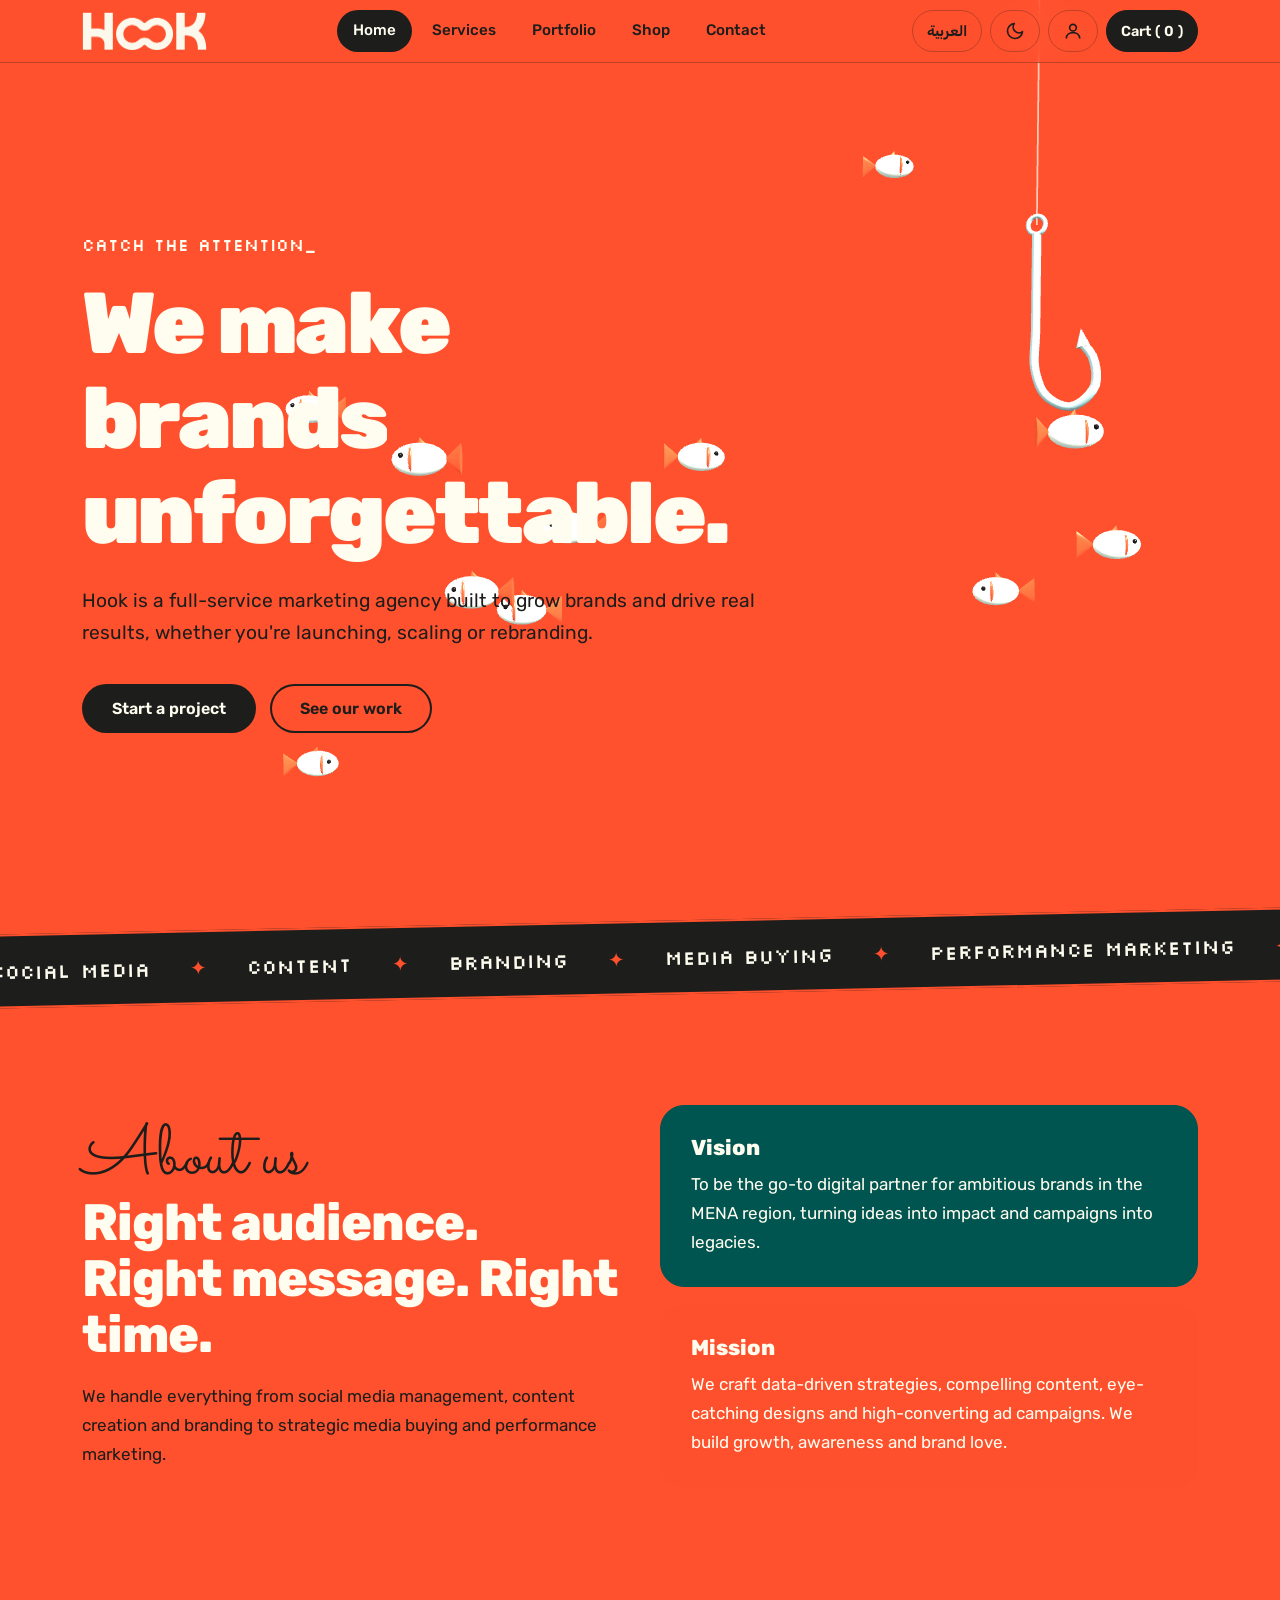
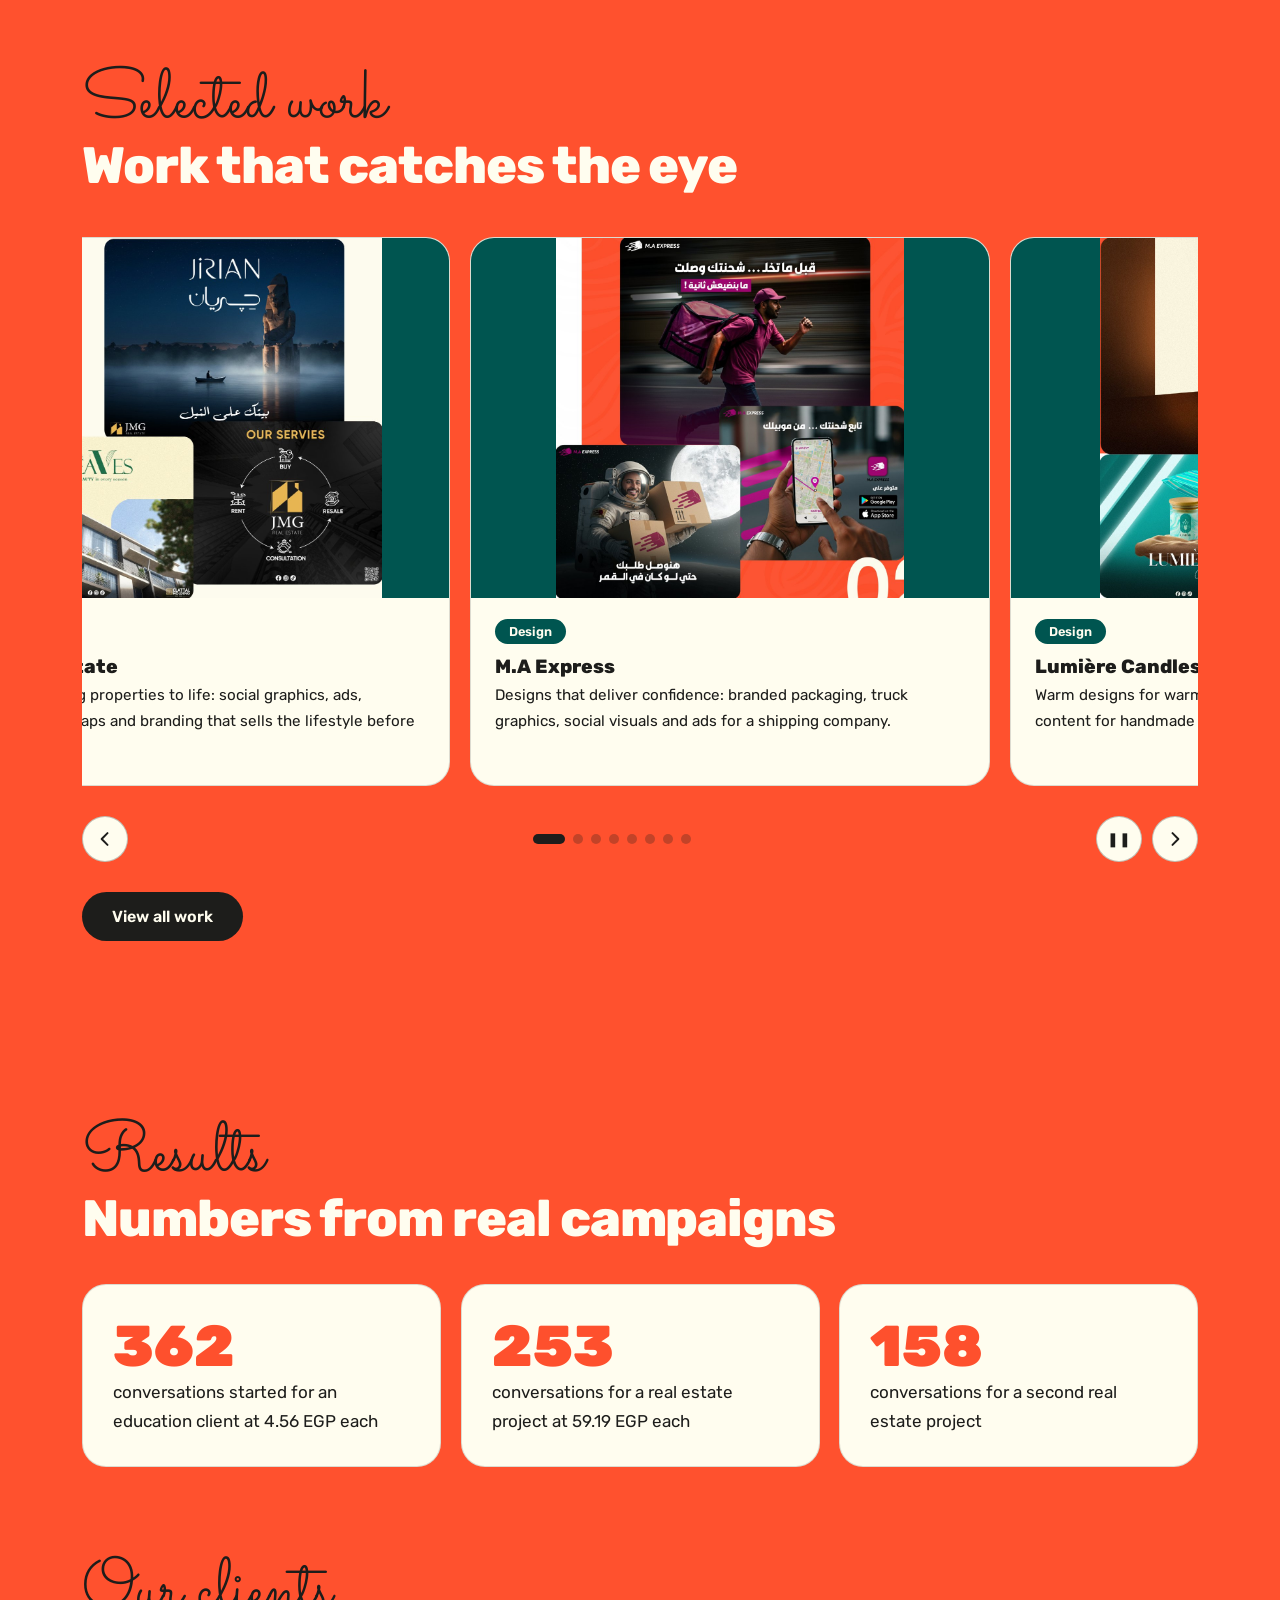
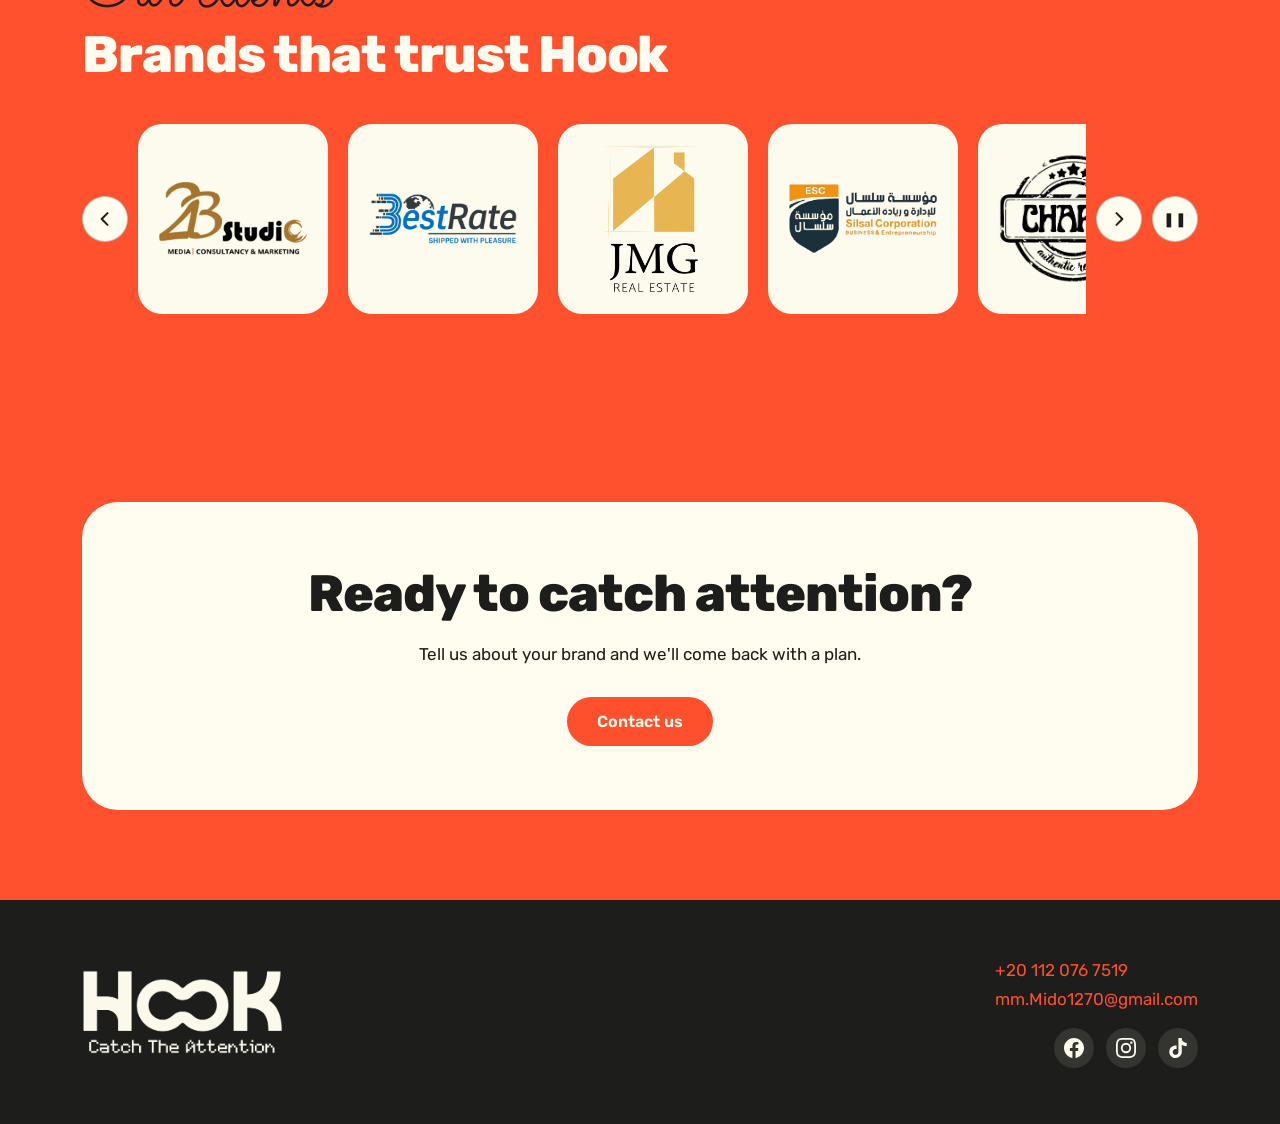
<file: index.html>
<!DOCTYPE html>
<html lang="en" dir="ltr"><head><meta charset="utf-8"><meta name="viewport" content="width=device-width,initial-scale=1">
<title>Hook | Catch The Attention</title>
<meta name="description" content="Hook is a full-service marketing agency: social media, content, branding, media buying and performance marketing.">
<link rel="stylesheet" href="style.css"></head><body>
<main>
<section class="hero"><div class="wrap"><div>
<span class="pix">Catch The Attention</span>
<h1 data-ar="بنخلّي البراند بتاعك ميتنسيش.">We make brands unforgettable.</h1>
<p class="lead" data-ar="هوك وكالة تسويق متكاملة شغلتها تكبّر البراندات وتجيب نتايج حقيقية، سواء لسه هتبدأ أو عايز تكبّر أو تغيّر هويتك.">Hook is a full-service marketing agency built to grow brands and drive real results, whether you're launching, scaling or rebranding.</p>
<div class="btns"><a class="btn" data-btn="hero1" href="contact.html">Start a project</a><a class="btn ghost" data-btn="hero2" href="portfolio.html">See our work</a></div>
</div><div aria-hidden="true"></div></div></section>

<div class="mq-wrap" aria-hidden="true"><div class="mq" id="mq"></div></div>

<section><div class="wrap split">
<div><span class="script" data-ar="إحنا مين">About us</span>
<h2 data-ar="الجمهور الصح. الرسالة الصح. الوقت الصح.">Right audience. Right message. Right time.</h2>
<p style="margin-top:18px" data-ar="بنعمل كل حاجة من إدارة السوشيال ميديا وكتابة المحتوى والهوية البصرية لحد شراء الإعلانات وتسويق الأداء.">We handle everything from social media management, content creation and branding to strategic media buying and performance marketing.</p></div>
<div style="display:grid;gap:18px">
<div class="card g"><h3 data-ar="رؤيتنا">Vision</h3><p data-ar="نبقى الشريك الرقمي الأول للبراندات الطموحة في الشرق الأوسط وشمال أفريقيا، ونحوّل الأفكار لتأثير حقيقي والحملات لإرث يفضل.">To be the go-to digital partner for ambitious brands in the MENA region, turning ideas into impact and campaigns into legacies.</p></div>
<div class="card o"><h3 data-ar="مهمتنا">Mission</h3><p data-ar="بنعمل خطط مبنية على الأرقام ومحتوى يشدّ الناس وتصاميم تلفت النظر وحملات إعلانية بتحوّل المتابعين لعملاء. بنبني نمو ووعي وحب للبراند.">We craft data-driven strategies, compelling content, eye-catching designs and high-converting ad campaigns. We build growth, awareness and brand love.</p></div>
</div></div></section>

<section><div class="wrap">
<span class="script" data-ar="من أعمالنا">Selected work</span>
<h2 data-ar="شغل يلفت النظر">Work that catches the eye</h2>
<div class="slider" id="ws"><div class="track"></div>
<div class="ctl"><button class="cbtn d prev" aria-label="Previous"><svg viewBox="0 0 24 24"><path d="M15 5l-7 7 7 7"/></svg></button><div class="dots"></div><button class="cbtn play" aria-label="Play or pause"></button><button class="cbtn d next" aria-label="Next"><svg viewBox="0 0 24 24"><path d="M9 5l7 7-7 7"/></svg></button></div></div>
<p style="margin-top:30px"><a class="btn" data-btn="workAll" href="portfolio.html">View all work</a></p>
</div></section>

<section><div class="wrap">
<span class="script" data-ar="النتائج">Results</span>
<h2 data-ar="أرقام من حملات حقيقية">Numbers from real campaigns</h2>
<div class="grid">
<div class="card stat"><b>362</b><span data-ar="محادثة لعميل تعليمي بتكلفة 4.56 ج.م للمحادثة">conversations started for an education client at 4.56 EGP each</span></div>
<div class="card stat"><b>253</b><span data-ar="محادثة لمشروع عقاري بتكلفة 59.19 ج.م للمحادثة">conversations for a real estate project at 59.19 EGP each</span></div>
<div class="card stat"><b>158</b><span data-ar="محادثة لمشروع عقاري تاني">conversations for a second real estate project</span></div>
</div></div></section>

<section style="padding-top:0"><div class="wrap">
<span class="script" data-ar="عملاينا">Our clients</span>
<h2 data-ar="براندات وثقت في هوك">Brands that trust Hook</h2>
<div class="lg" id="cs"><button class="cbtn d prev" aria-label="Previous client"><svg viewBox="0 0 24 24"><path d="M15 5l-7 7 7 7"/></svg></button><div class="track"></div><button class="cbtn d next" aria-label="Next client"><svg viewBox="0 0 24 24"><path d="M9 5l7 7-7 7"/></svg></button><button class="cbtn play" aria-label="Play or pause"></button></div>
</div></section>

<section><div class="wrap"><div class="panel"><h2 data-ar="جاهز تلفت الأنظار؟">Ready to catch attention?</h2><p style="margin:18px auto 28px" data-ar="احكيلنا عن البراند بتاعك وهنرجعلك بخطة.">Tell us about your brand and we'll come back with a plan.</p><a class="btn" data-btn="cta" href="contact.html">Contact us</a></div></div></section>
</main><script src="config.js"></script><script src="seed.js"></script><script src="app.js"></script>
<script>
const SV=[['Social media','سوشيال ميديا'],['Content','محتوى'],['Branding','هوية بصرية'],['Media buying','شراء إعلانات'],['Performance marketing','تسويق الأداء']];
let sl=0;
onContent(()=>{
  const set=SV.map(s=>'<span>'+t(s[0],s[1])+'</span><span>✦</span>').join('');
  $('mq').innerHTML=set+set+set+set;
  document.querySelector('#ws .track').innerHTML=DB.work.map(w=>'<article class="slide" data-k="work" data-id="'+esc(w.id)+'"><a class="im" data-view="'+esc(w.id)+'"'+(w.video?' data-video="'+esc(w.video)+'"':'')+' href="'+esc(w.img)+'" target="_blank" rel="noopener"><img src="'+esc(w.img)+'" alt="'+esc(L(w.name))+'" loading="lazy">'+(w.video?'<span class="vplay">▶</span>':'')+'</a><div class="cap"><span class="tag">'+esc(t(w.cat,{Design:'تصميم',Content:'محتوى','Media Buying':'شراء إعلانات'}[w.cat]||w.cat))+'</span><h3>'+esc(L(w.name))+'</h3><p>'+esc(L(w.desc))+'</p></div></article>').join('');
  document.querySelector('#cs .track').innerHTML=DB.clients.map(c=>'<div class="logo-card" data-k="clients" data-id="'+esc(c.id)+'"><div class="lw"><img src="'+esc(c.logo)+'" alt="'+esc(c.name)+'"></div></div>').join('');
  if(!sl){sl=1;slider($('ws'),4200);slider($('cs'),2200)}else{$('ws')._refresh();$('cs')._refresh()}
});
</script></body></html>
</file>
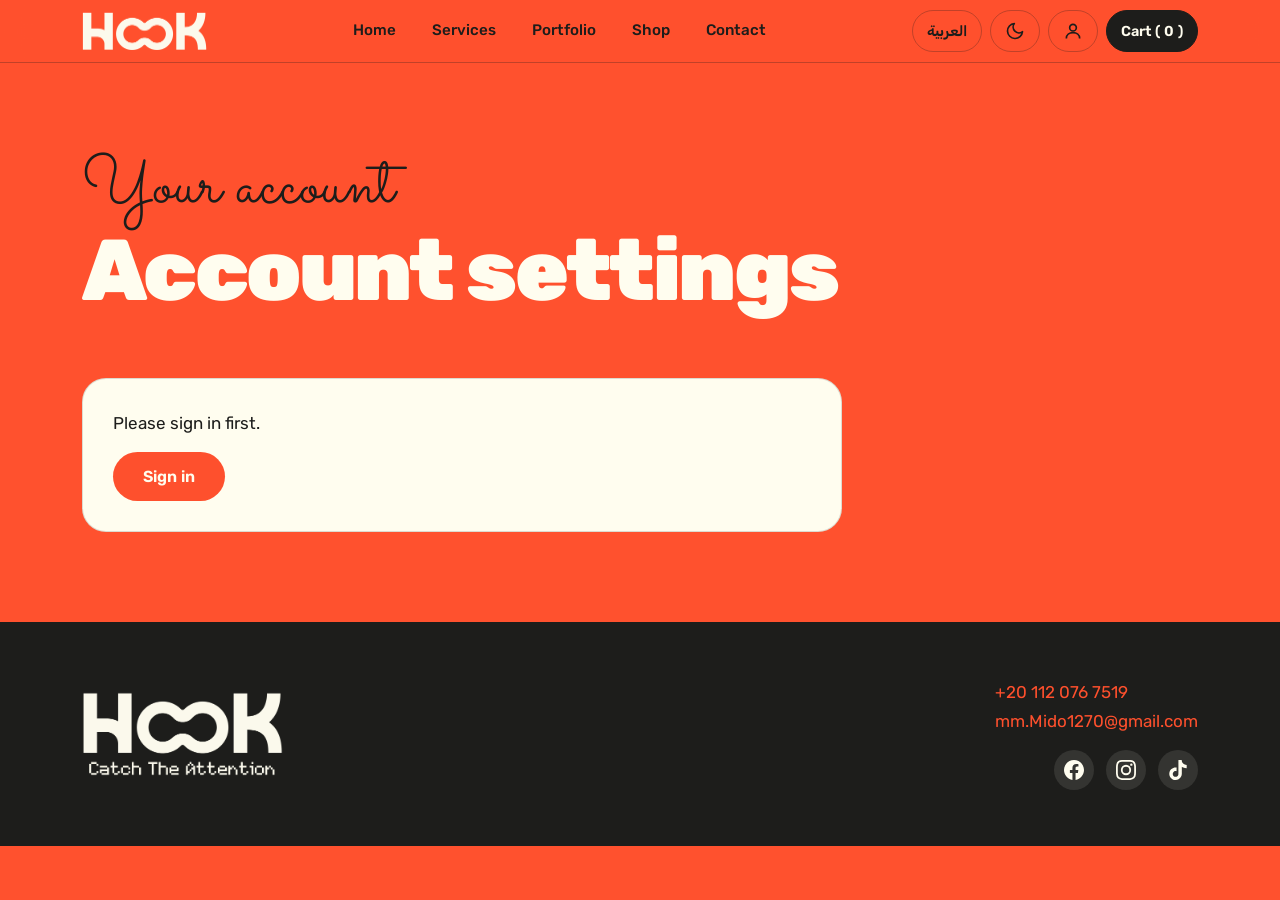
<file: account.html>
<!DOCTYPE html>
<html lang="en" dir="ltr"><head><meta charset="utf-8"><meta name="viewport" content="width=device-width,initial-scale=1">
<title>Account | Hook</title><meta name="robots" content="noindex">
<link rel="stylesheet" href="style.css"></head><body>
<main>
<section class="phero"><div class="wrap"><span class="script" data-ar="حسابك">Your account</span><h1 data-ar="إعدادات الحساب">Account settings</h1></div></section>
<section style="padding-top:20px"><div class="wrap"><div class="set" id="acc"></div></div></section>
</main><script src="config.js"></script><script src="seed.js"></script><script src="app.js"></script>
<script>
let REPORTS=[];
const say=(id,ok,m)=>{const e=$(id);if(e){e.className='msg'+(ok?'':' err');e.textContent=m}};
const send=async(url,body,msgId,doneMsg,after)=>{
  say(msgId,true,t('Saving...','بيحفظ...'));
  let r,j={};try{r=await post(url,body);j=await r.json().catch(()=>({}))}catch(e){say(msgId,false,t('Cannot reach the server.','مش قادر يتصل بالسيرفر.'));return}
  if(r.ok){say(msgId,true,doneMsg);if(after)await after(j)}else say(msgId,false,errT(j.error||'Bad response'));
};
function resize(file){return new Promise((ok,no)=>{const i=new Image(),u=URL.createObjectURL(file);i.onload=()=>{const s=256,c=document.createElement('canvas');c.width=c.height=s;const m=Math.min(i.width,i.height);c.getContext('2d').drawImage(i,(i.width-m)/2,(i.height-m)/2,m,m,0,0,s,s);URL.revokeObjectURL(u);c.toBlob(b=>b?ok(b):no(),'image/jpeg',.85)};i.onerror=no;i.src=u})}
const ago=s=>{try{return new Date(s).toLocaleString(ar()?'ar-EG':'en-GB',{dateStyle:'medium',timeStyle:'short'})}catch(e){return ''}};
const stT=s=>({open:t('Open','مفتوح'),answered:t('Answered','اتردّ عليه'),closed:t('Closed','اتقفل')}[s]||s);
async function loadReports(){try{const r=await post('/api/account/reports',{});if(r.ok)REPORTS=(await r.json()).items||[]}catch(e){}}
function draw(){
  const A=$('acc');
  if(!ME){A.innerHTML='<div class="card"><p>'+t('Please sign in first.','سجّل دخولك الأول.')+'</p><p style="margin-top:14px"><a class="btn" href="login.html">'+t('Sign in','تسجيل الدخول')+'</a></p></div>';return}
  const init=esc((ME.name||ME.username).slice(0,1).toUpperCase());
  A.innerHTML=
  '<div class="card"><h3>'+t('Profile','البيانات الشخصية')+'</h3><div class="prow"><div class="avbig" id="avbig">'+(ME.avatar?'<img data-keep src="'+esc(ME.avatar)+'" alt="" data-i="'+init+'" onerror="this.replaceWith(document.createTextNode(this.dataset.i))">':init)+'</div><div><label class="btn ghost" style="cursor:pointer">'+t('Change photo','غيّر الصورة')+'<input type="file" id="avf" accept="image/*" hidden></label> '+(ME.avatar?'<button class="btn ghost" id="avr" type="button">'+t('Remove','شيل الصورة')+'</button>':'')+'<p class="msg" id="m-av"></p></div></div>'
   +'<form id="f-name"><label><span>'+t('Name','الاسم')+'</span><input name="name" value="'+esc(ME.name||'')+'" maxlength="40" required></label><button class="btn">'+t('Save name','احفظ الاسم')+'</button><p class="msg" id="m-name"></p></form>'
   +'<p style="opacity:.75;margin-top:6px">'+t('Username','اسم المستخدم')+': <b dir="ltr">'+esc(ME.username)+'</b></p></div>'
  +'<div class="card"><h3>'+t('Email','الإيميل')+'</h3><form id="f-mail"><label><span>'+t('New email','الإيميل الجديد')+'</span><input name="email" type="email" value="'+esc(ME.email)+'" required></label><label><span>'+t('Current password (to confirm)','الباسورد الحالي (للتأكيد)')+'</span><input name="password" type="password" autocomplete="current-password" required></label><button class="btn">'+t('Change email','غيّر الإيميل')+'</button><p class="msg" id="m-mail"></p></form></div>'
  +'<div class="card"><h3>'+t('Security','الأمان')+'</h3><form id="f-pw"><label><span>'+t('Current password','الباسورد الحالي')+'</span><input name="old" type="password" autocomplete="current-password" required></label><label><span>'+t('New password (8+ characters)','الباسورد الجديد (8 حروف أو أكتر)')+'</span><input name="new" type="password" autocomplete="new-password" minlength="8" required></label><button class="btn">'+t('Change password','غيّر الباسورد')+'</button><p class="msg" id="m-pw"></p></form>'
   +'<div class="sw"><span><b>'+t('Login protection','حماية تسجيل الدخول')+'</b><br><small>'+t('We email you a 6-digit code every time you sign in.','هنبعتلك كود من 6 أرقام على إيميلك كل مرة تسجّل دخول.')+'</small></span><input class="tg" type="checkbox" id="tg-2fa" '+(ME.twofa?'checked':'')+' aria-label="'+t('Login protection','حماية تسجيل الدخول')+'"></div><p class="msg" id="m-2fa"></p></div>'
  +'<div class="card"><h3>'+t('Notifications','الإشعارات')+'</h3><div class="sw"><span><b>'+t('Email notifications','إشعارات البريد')+'</b><br><small>'+t('Welcome, orders, password changes, new portfolio work and support replies.','الترحيب والطلبات وتغيير الباسورد والشغل الجديد وردود الدعم.')+'</small></span><input class="tg" type="checkbox" id="tg-notif" '+(ME.notif?'checked':'')+' aria-label="'+t('Email notifications','إشعارات البريد')+'"></div><p class="msg" id="m-notif"></p><p style="opacity:.75">'+t('Notifications inside the website (the bell) always stay on.','الإشعارات جوه الموقع (الجرس) بتفضل شغالة دايماً.')+'</p></div>'
  +'<div class="card" id="report"><h3>'+t('Report a problem','إبلاغ عن مشكلة')+'</h3><form id="f-rep"><label><span>'+t('Subject','العنوان')+'</span><input name="subject" maxlength="100" required></label><label><span>'+t('What happened?','حصل إيه؟')+'</span><textarea name="message" rows="4" maxlength="2000" required></textarea></label><button class="btn">'+t('Send to Hook Support','ابعت لدعم هوك')+'</button><p class="msg" id="m-rep"></p></form>'
   +(REPORTS.length?'<h3 style="margin-top:24px">'+t('Your reports','بلاغاتك')+'</h3>'+REPORTS.map(x=>'<div class="thread"><b>'+esc(x.subject)+'</b> <span class="badge">'+stT(x.status)+'</span> <small style="opacity:.6">'+esc(ago(x.at))+'</small><div class="bub me">'+esc(x.message)+'</div>'+x.replies.map(y=>'<div class="bub sup"><small>'+t('Hook Support','دعم هوك')+' · '+esc(ago(y.at))+'</small><br>'+esc(y.text)+'</div>').join('')+'</div>').join(''):'')+'</div>';
  $('avf').onchange=async e=>{const f=e.target.files[0];if(!f)return;say('m-av',true,t('Uploading...','بيرفع...'));
    try{const b=await resize(f),r=await fetch('/api/account/avatar',{method:'POST',body:b}),j=await r.json().catch(()=>({}));
      if(r.ok){ME=j.user;await refreshMe();draw();say('m-av',true,t('Photo updated.','الصورة اتغيّرت.'))}else say('m-av',false,errT(j.error||'Bad response'))}
    catch(x){say('m-av',false,t('Could not read this image.','معرفناش نقرا الصورة دي.'))}};
  if($('avr'))$('avr').onclick=async()=>{const r=await post('/api/account/avatar',{remove:true});if(r.ok){ME=(await r.json()).user;await refreshMe();draw()}};
  $('f-name').onsubmit=e=>{e.preventDefault();send('/api/account/profile',{name:e.target.name.value},'m-name',t('Saved.','اتحفظ.'),async j=>{ME=j.user;await refreshMe()})};
  $('f-mail').onsubmit=e=>{e.preventDefault();send('/api/account/email',{email:e.target.email.value,password:e.target.password.value},'m-mail',t('Email changed.','الإيميل اتغيّر.'),async j=>{ME=j.user;e.target.password.value='';await refreshMe()})};
  $('f-pw').onsubmit=e=>{e.preventDefault();send('/api/account/password',{old:e.target.old.value,new:e.target.new.value},'m-pw',t('Password changed.','الباسورد اتغيّر.'),()=>e.target.reset())};
  $('tg-2fa').onchange=e=>send('/api/account/profile',{twofa:e.target.checked},'m-2fa',e.target.checked?t('Login protection is on.','حماية الدخول اتفعّلت.'):t('Login protection is off.','حماية الدخول اتقفلت.'),async j=>{ME=j.user});
  $('tg-notif').onchange=e=>send('/api/account/profile',{notif:e.target.checked},'m-notif',e.target.checked?t('Email notifications are on.','إشعارات البريد اتفعّلت.'):t('Email notifications are off.','إشعارات البريد اتقفلت.'),async j=>{ME=j.user});
  $('f-rep').onsubmit=e=>{e.preventDefault();const f=e.target;send('/api/account/report',{subject:f.subject.value,message:f.message.value},'m-rep',t('Sent. Hook Support will reply here.','اتبعت. دعم هوك هيرد عليك هنا.'),async()=>{await loadReports();draw();say('m-rep',true,t('Sent. Hook Support will reply here.','اتبعت. دعم هوك هيرد عليك هنا.'))})};
}
async function start(){if(ME)await loadReports();draw();if(location.hash==='#report'&&$('report'))$('report').scrollIntoView()}
if(window.AUTH_DONE)start();else document.addEventListener('auth',start);
document.addEventListener('langchange',()=>{if(window.AUTH_DONE)draw()});
</script></body></html>
</file>
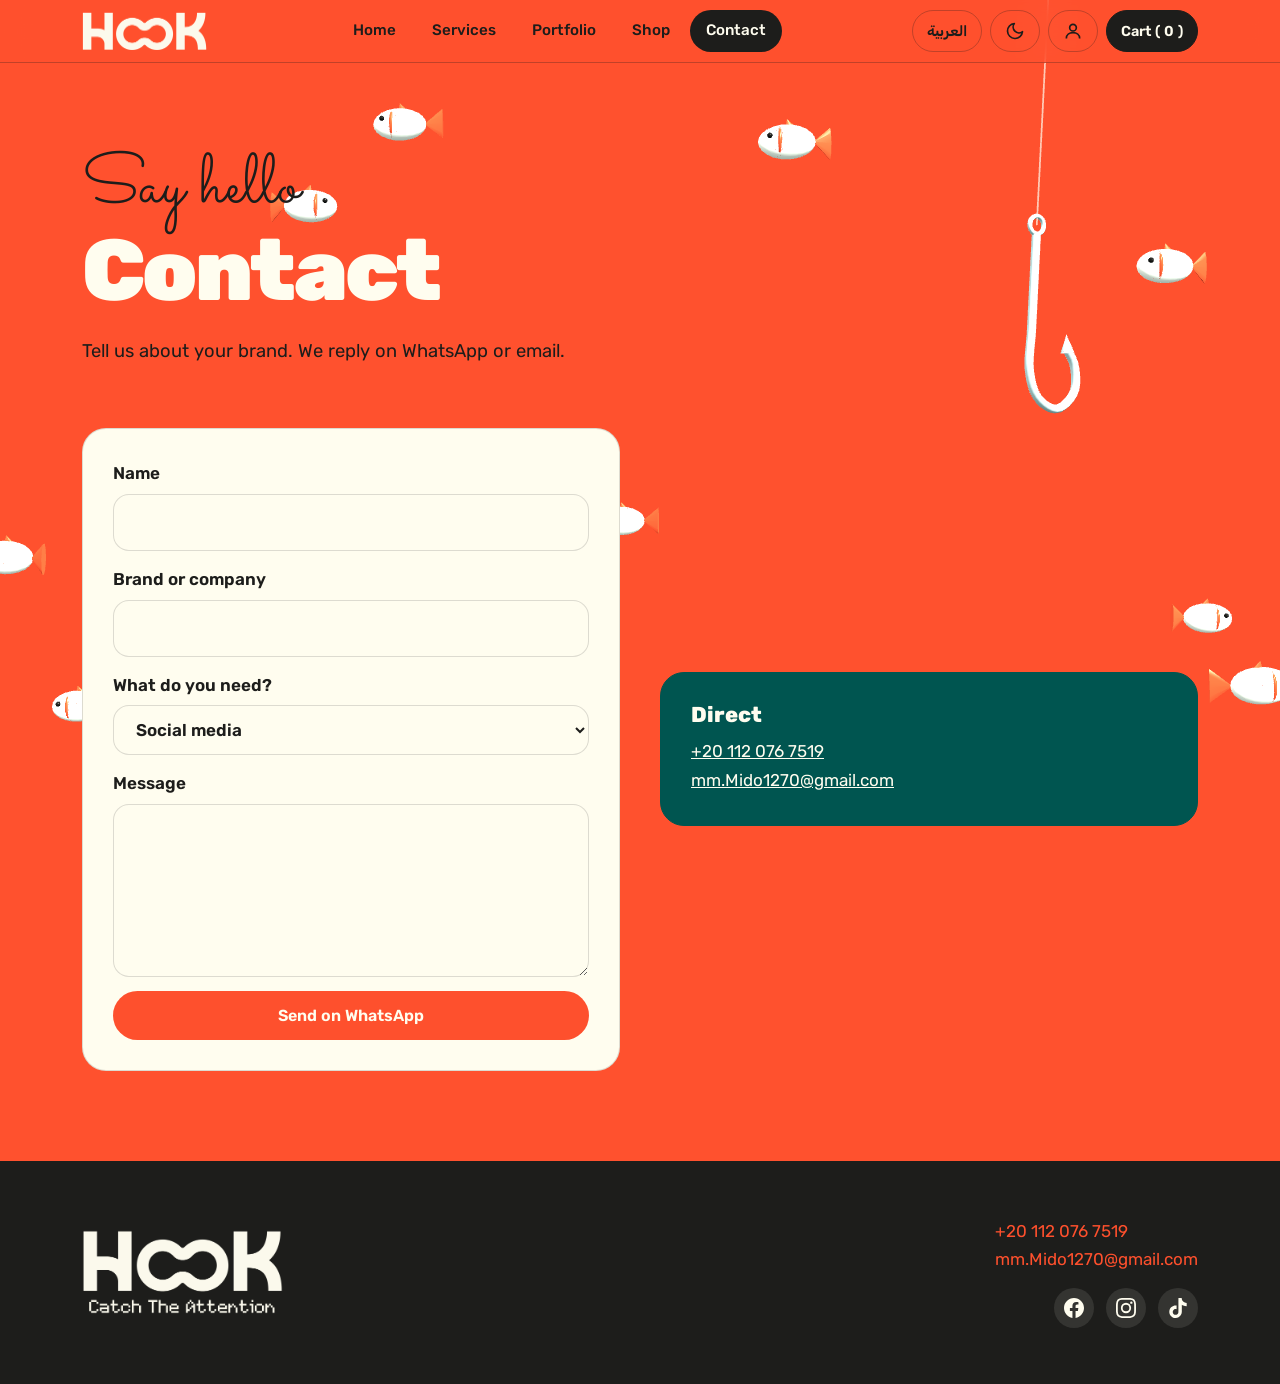
<file: contact.html>
<!DOCTYPE html>
<html lang="en" dir="ltr"><head><meta charset="utf-8"><meta name="viewport" content="width=device-width,initial-scale=1">
<title>Contact | Hook</title>
<link rel="stylesheet" href="style.css"></head><body>
<main>
<section class="phero"><div class="wrap"><span class="script" data-ar="قول أهلاً">Say hello</span><h1 data-ar="كلمنا">Contact</h1>
<p data-ar="احكيلنا عن البراند بتاعك. بنرد على واتساب أو الإيميل.">Tell us about your brand. We reply on WhatsApp or email.</p></div></section>
<section style="padding-top:20px"><div class="wrap split">
<form id="f" class="card">
<label><span data-ar="الاسم">Name</span><input name="n" required></label>
<label><span data-ar="البراند أو الشركة">Brand or company</span><input name="b"></label>
<label><span data-ar="محتاج إيه؟">What do you need?</span><select name="s"><option data-ar="سوشيال ميديا">Social media</option><option data-ar="محتوى">Content</option><option data-ar="تصميم وهوية">Design and branding</option><option data-ar="شراء إعلانات">Media buying</option><option data-ar="لسه مش متأكد">Not sure yet</option></select></label>
<label><span data-ar="رسالتك">Message</span><textarea name="m" rows="5" required></textarea></label>
<button class="btn" type="submit" data-ar="ابعت على واتساب">Send on WhatsApp</button>
</form>
<div class="card g"><h3 data-ar="كلمنا مباشرة">Direct</h3>
<p><a data-wa dir="ltr" href="#"></a></p>
<p><a data-mail href="#"></a></p></div>
</div></section>
</main><script src="config.js"></script><script src="seed.js"></script><script src="app.js"></script>
<script>
$('f').onsubmit=e=>{e.preventDefault();const d=new FormData(e.target),s=e.target.s.selectedOptions[0].textContent;
const m=t('Hi Hook, I am '+d.get('n')+' from '+(d.get('b')||'my brand')+'.\nNeed: '+s+'\n'+d.get('m'),'أهلاً هوك، أنا '+d.get('n')+' من '+(d.get('b')||'البراند بتاعي')+'.\nمحتاج: '+s+'\n'+d.get('m'));
open('https://wa.me/'+DB.contact.whatsapp+'?text='+encodeURIComponent(m),'_blank')};
</script></body></html>
</file>
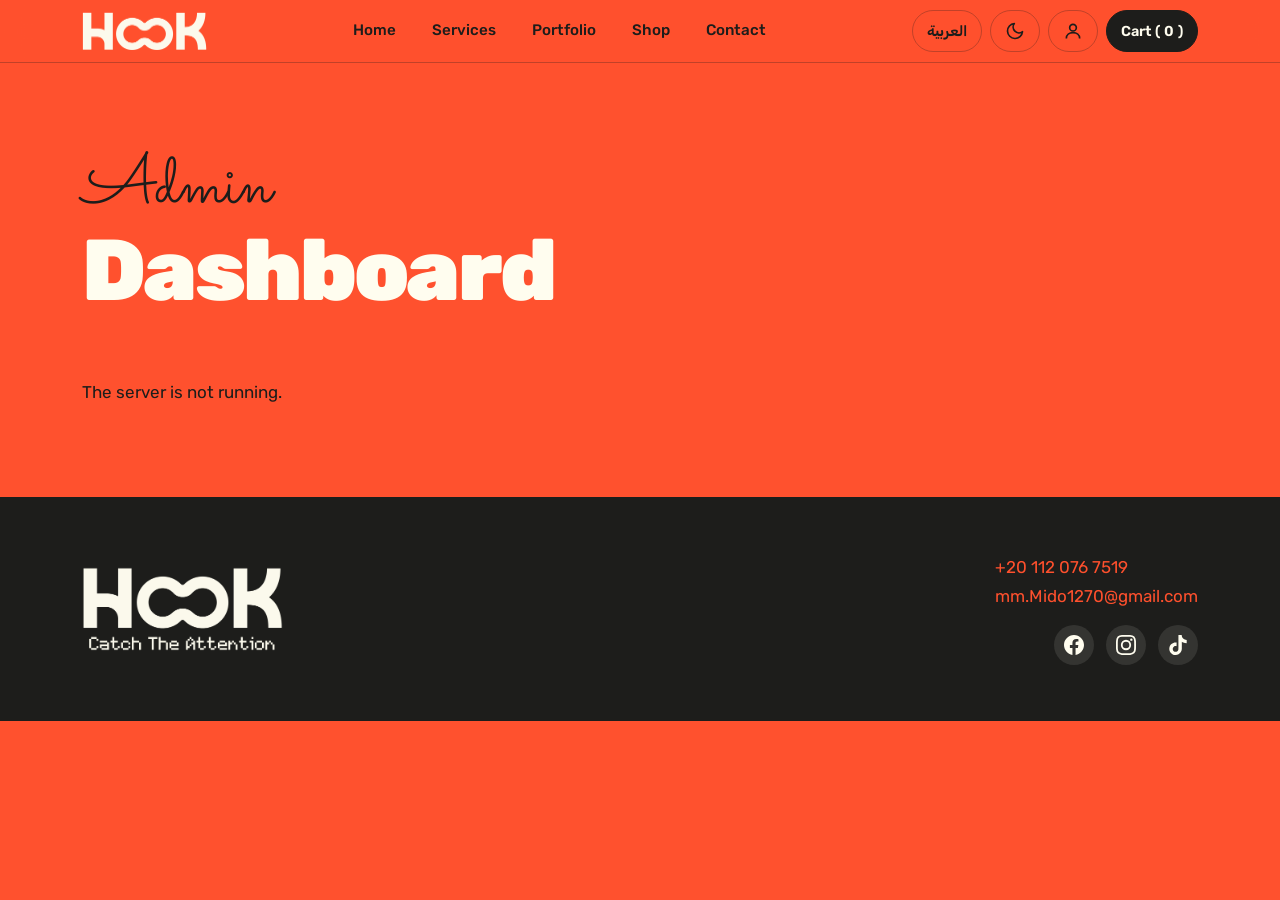
<file: dashboard.html>
<!DOCTYPE html>
<html lang="en" dir="ltr"><head><meta charset="utf-8"><meta name="viewport" content="width=device-width,initial-scale=1">
<title>Dashboard | Hook</title><meta name="robots" content="noindex">
<link rel="stylesheet" href="style.css"></head><body>
<main>
<section class="phero"><div class="wrap"><span class="script" data-ar="لوحة التحكم">Admin</span><h1 data-ar="الداشبورد">Dashboard</h1></div></section>
<section style="padding-top:20px"><div class="wrap" id="dash"><p>…</p></div></section>
</main><script src="config.js"></script><script src="seed.js"></script><script src="app.js"></script>
<script>
let ST=null;
const ago=s=>{try{return new Date(s).toLocaleString(ar()?'ar-EG':'en-GB',{dateStyle:'medium',timeStyle:'short'})}catch(e){return ''}};
const day=s=>String(s||'').slice(0,10);
const ORD={new:['new','جديد'],confirmed:['confirmed','مؤكد'],done:['done','تم'],cancelled:['cancelled','ملغي']};
const RST={open:['Open','مفتوح'],answered:['Answered','اتردّ عليه'],closed:['Closed','اتقفل']};
const kpi=(n,en,a)=>'<div class="card kpi"><b>'+n+'</b>'+t(en,a)+'</div>';
const tbl=(head,rows)=>'<div class="scroll"><table><tr>'+head.map(h=>'<th>'+h+'</th>').join('')+'</tr>'+rows.join('')+'</table></div>';
const empty=(en,a)=>'<p style="opacity:.7">'+t(en,a)+'</p>';
function draw(){
  if(!ST)return;const s=ST,mx=Math.max(1,...s.days.map(d=>d.n)),c=s.counts,openR=s.reports.filter(r=>r.status!=='closed'&&!r.replies.length).length;
  const reps=[...s.reports].sort((a,b)=>(a.status==='closed')-(b.status==='closed')||(b.at>a.at?1:-1));
  $('dash').innerHTML=
   '<div class="kpis">'+kpi(s.visits,'Total visits','إجمالي الزيارات')+kpi(s.today,'Visits today','زيارات النهارده')+kpi(s.week,'Last 7 days','آخر 7 أيام')+kpi(s.unique,'Unique visitors','زوار مختلفين')+kpi(s.accounts,'Accounts','عدد الحسابات')+kpi(s.orders.length,'Orders','الطلبات')+kpi(s.revenue+' '+cur(),'Order value','قيمة الطلبات')+kpi(openR,'Reports waiting','بلاغات مستنية ردك')+'</div>'
  +'<div class="cols"><div class="card"><h3>'+t('Visits, last 14 days','الزيارات، آخر 14 يوم')+'</h3><div class="days">'+s.days.map(d=>'<div style="height:'+Math.max(2,d.n/mx*100)+'%" title="'+d.d+'"><span>'+(d.n||'')+'</span></div>').join('')+'</div></div>'
  +'<div class="card"><h3>'+t('Most viewed projects','أكتر المشاريع مشاهدة')+'</h3>'+(s.topWork.some(w=>w.views)?tbl(['#',t('Project','المشروع'),t('Category','التصنيف'),t('Views','المشاهدات'),'%'],s.topWork.slice(0,10).map((w,i)=>'<tr><td>'+(i+1)+'</td><td>'+esc(w.name)+'</td><td>'+esc(w.cat)+'</td><td><b>'+w.views+'</b></td><td>'+w.share+'%</td></tr>')):empty('No views yet.','لسه مفيش مشاهدات.'))+'</div>'
  +'<div class="card"><h3>'+t('Best-selling packages','الباقات الأكتر مبيعاً')+'</h3>'+(s.topProducts.length?tbl([t('Package','الباقة'),t('Sold','اتباع'),t('Revenue','الإيراد')],s.topProducts.map(p=>'<tr><td>'+esc(p.name)+'</td><td><b>'+p.qty+'</b></td><td>'+p.revenue+' '+cur()+'</td></tr>')):empty('No orders yet.','لسه مفيش طلبات.'))+'</div>'
  +'<div class="card"><h3>'+t('Top buyers (accounts)','أكتر العملاء شراءً (أصحاب الحسابات)')+'</h3>'+(s.topBuyers.length?tbl(['#',t('Account','الحساب'),t('Orders','الطلبات'),t('Spent','دفع'),t('Last order','آخر طلب')],s.topBuyers.slice(0,10).map((b,i)=>'<tr><td>'+(i+1)+'</td><td>'+esc(b.user)+'</td><td>'+b.orders+'</td><td><b>'+b.spent+' '+cur()+'</b></td><td>'+esc(day(b.last))+'</td></tr>')):empty('No purchases from signed-in accounts yet.','لسه مفيش مشتريات من أصحاب الحسابات.'))+'</div></div>'
  +'<div class="card" style="margin-top:20px"><h3>'+t('Problem reports','بلاغات المشاكل')+' ('+s.reports.length+')</h3>'+(reps.length?reps.map(r=>'<div class="thread"><b>'+esc(r.subject)+'</b> <span class="badge">'+t(...RST[r.status]||[r.status,r.status])+'</span> <small style="opacity:.6">'+esc(r.username)+' · '+esc(ago(r.at))+'</small><div class="bub">'+esc(r.message)+'</div>'
     +r.replies.map(y=>'<div class="bub sup"><small>'+t('Hook Support','دعم هوك')+' · '+esc(ago(y.at))+'</small><br>'+esc(y.text)+'</div>').join('')
     +(r.status!=='closed'?'<textarea id="rt-'+esc(r.id)+'" rows="2" placeholder="'+t('Reply as Hook Support...','رد باسم دعم هوك...')+'" style="margin-top:10px"></textarea><div class="btns" style="margin-top:8px"><button class="btn" data-reply="'+esc(r.id)+'">'+t('Send reply','ابعت الرد')+'</button><button class="btn ghost" data-st="'+esc(r.id)+'|closed">'+t('Close','اقفل البلاغ')+'</button></div>':'<div class="btns" style="margin-top:8px"><button class="btn ghost" data-st="'+esc(r.id)+'|open">'+t('Reopen','افتح تاني')+'</button></div>')
     +'<p class="msg" id="rm-'+esc(r.id)+'"></p></div>').join(''):empty('No reports.','مفيش بلاغات.'))+'</div>'
  +'<div class="card" style="margin-top:20px"><h3>'+t('Orders','الطلبات')+'</h3>'+(s.orders.length?tbl([t('Date','التاريخ'),t('Account','الحساب'),t('Items','العناصر'),t('Total','الإجمالي'),t('Status','الحالة')],s.orders.map(o=>'<tr><td>'+esc(day(o.at))+'</td><td>'+esc(o.user||'-')+'</td><td>'+o.items.map(i=>esc(i.name)+' × '+i.q).join('، ')+'</td><td>'+o.total+'</td><td><select data-o="'+esc(o.id)+'">'+Object.keys(ORD).map(x=>'<option value="'+x+'"'+(x==o.status?' selected':'')+'>'+t(...ORD[x])+'</option>').join('')+'</select></td></tr>')):empty('No orders yet.','لسه مفيش طلبات.'))+'</div>'
  +'<div class="card" style="margin-top:20px"><h3>'+t('Accounts created on the site','الحسابات اللي اتعملت على الموقع')+' ('+s.accounts+')</h3>'+tbl([t('Name','الاسم'),t('Username','اسم المستخدم'),t('Email','الإيميل'),t('Role','الدور'),t('Orders','الطلبات'),t('Spent','دفع'),t('Joined','التسجيل')],s.users.map(u=>'<tr><td>'+esc(u.name)+'</td><td>'+esc(u.username)+'</td><td dir="ltr">'+esc(u.email)+'</td><td>'+(u.role==='admin'?t('Admin','أدمن'):t('Client','عميل'))+'</td><td>'+u.orders+'</td><td>'+u.spent+'</td><td>'+esc(day(u.at))+'</td></tr>'))+'</div>'
  +'<div class="cols"><div class="card"><h3>'+t('Page visits','زيارات الصفحات')+'</h3><p>'+t('Projects','المشاريع')+': '+c.work+' · '+t('Clients','العملاء')+': '+c.clients+' · '+t('Packages','الباقات')+': '+c.products+'</p>'+tbl([t('Page','الصفحة'),t('Visits','الزيارات')],s.pages.map(p=>'<tr><td dir="ltr">'+esc(p.p)+'</td><td>'+p.n+'</td></tr>'))
   +'<p style="margin-top:14px" class="btns"><a class="btn" href="portfolio.html">'+t('Edit projects','تعديل المشاريع')+'</a><a class="btn" href="shop.html">'+t('Edit price quotes','تعديل عروض الأسعار')+'</a><a class="btn" href="index.html">'+t('Edit clients and texts','تعديل العملاء والنصوص')+'</a></p></div>'
  +'<form class="card" id="pw"><h3>'+t('Change admin password','تغيير باسورد الأدمن')+'</h3><label><span>'+t('Current password','الباسورد الحالي')+'</span><input name="old" type="password" autocomplete="current-password" required></label><label><span>'+t('New password (8+ characters)','الباسورد الجديد (8 حروف أو أكتر)')+'</span><input name="new" type="password" autocomplete="new-password" minlength="8" required></label><button class="btn">'+t('Save','حفظ')+'</button><p class="msg" id="pm"></p></form></div>';
  $('pw').onsubmit=async e=>{e.preventDefault();const r=await post('/api/admin/password',Object.fromEntries(new FormData(e.target))),j=await r.json().catch(()=>({}));$('pm').className='msg'+(r.ok?'':' err');$('pm').textContent=r.ok?t('Password changed.','الباسورد اتغيّر.'):errT(j.error||'Bad response');if(r.ok)e.target.reset()};
  document.querySelectorAll('[data-o]').forEach(sel=>sel.onchange=()=>fetch('/api/admin/orders/'+sel.dataset.o,{method:'PATCH',headers:{'content-type':'application/json'},body:JSON.stringify({status:sel.value})}).then(load));
}
document.addEventListener('click',async e=>{
  const rp=e.target.closest('[data-reply]'),st=e.target.closest('[data-st]');
  if(rp){const id=rp.dataset.reply,txt=$('rt-'+id).value.trim(),m=$('rm-'+id);if(!txt){m.className='msg err';m.textContent=errT('Write a reply first');return}
    rp.disabled=true;m.className='msg';m.textContent=t('Sending...','بيبعت...');
    const r=await fetch('/api/admin/reports/'+id+'/reply',{method:'POST',headers:{'content-type':'application/json'},body:JSON.stringify({text:txt})});
    if(r.ok)load();else{rp.disabled=false;m.className='msg err';m.textContent=errT((await r.json().catch(()=>({}))).error||'Bad response')}}
  if(st){const[id,status]=st.dataset.st.split('|');await fetch('/api/admin/reports/'+id,{method:'PATCH',headers:{'content-type':'application/json'},body:JSON.stringify({status})});load()}
});
async function load(){const r=await fetch('/api/admin/stats');if(r.status===401){location.href='login.html';return}ST=await r.json();draw()}
load().catch(()=>{$('dash').innerHTML='<p>'+t('The server is not running.','السيرفر مش شغال.')+'</p>'});
document.addEventListener('langchange',draw);
</script></body></html>
</file>
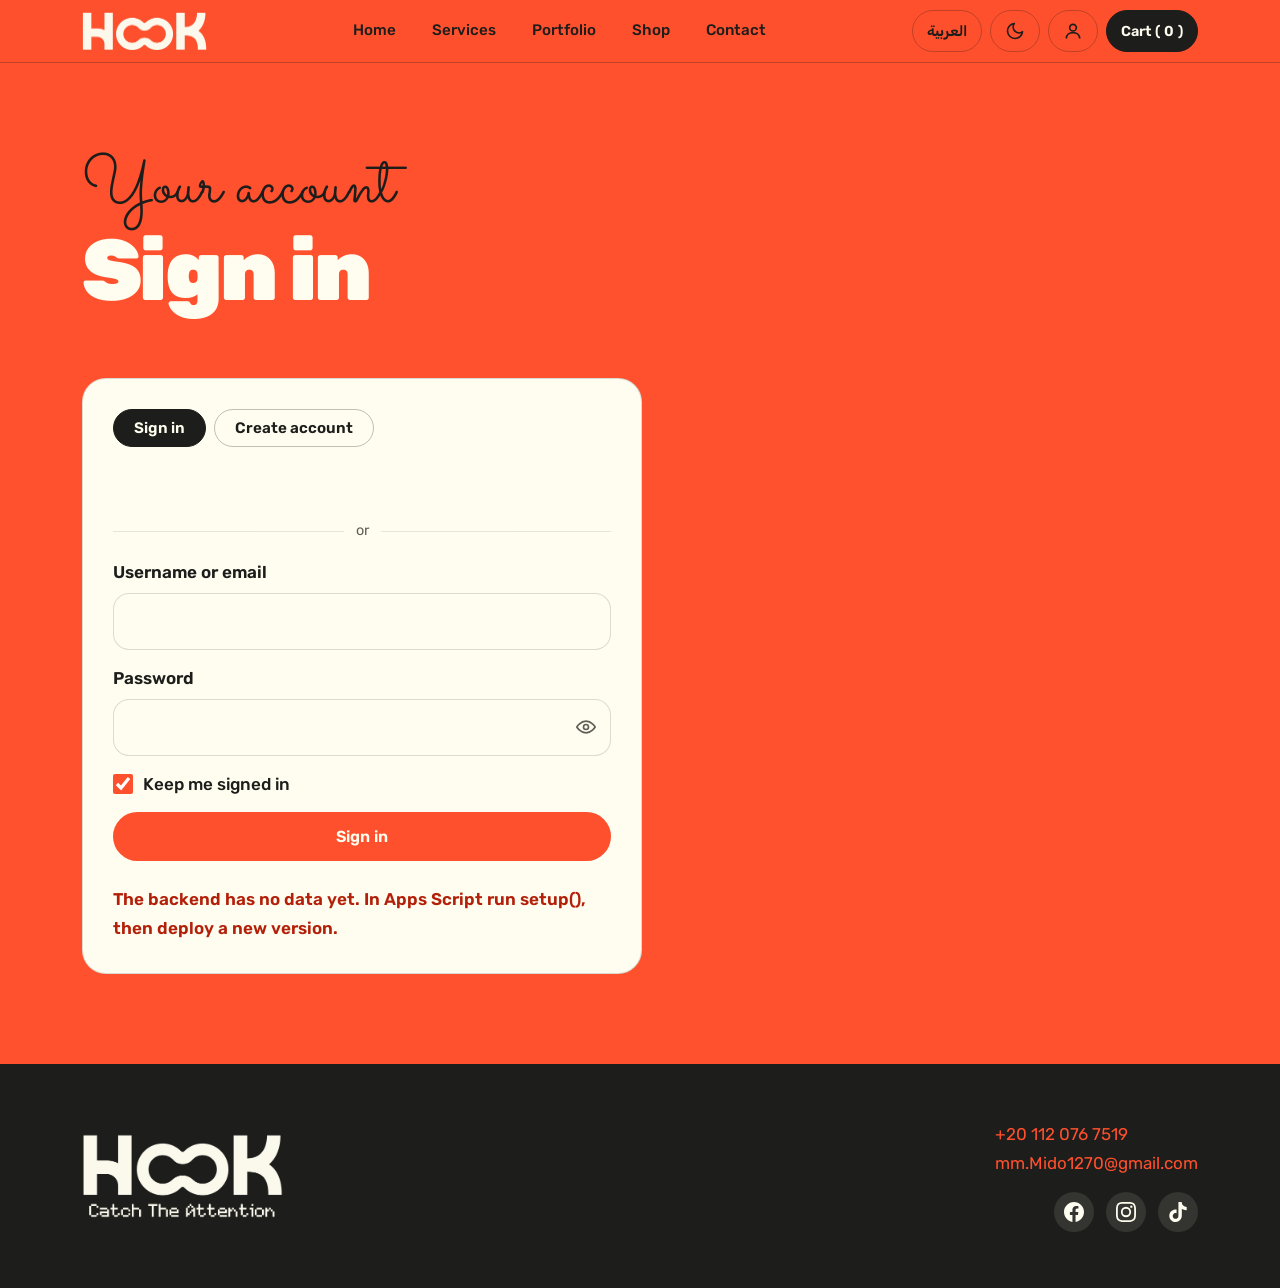
<file: login.html>
<!DOCTYPE html>
<html lang="en" dir="ltr"><head><meta charset="utf-8"><meta name="viewport" content="width=device-width,initial-scale=1">
<title>Account | Hook</title>
<link rel="stylesheet" href="style.css"></head><body>
<main>
<section class="phero"><div class="wrap"><span class="script" data-ar="حسابك">Your account</span><h1 data-ar="الدخول">Sign in</h1></div></section>
<section style="padding-top:20px"><div class="wrap" id="box"></div></section>
</main><script src="config.js"></script><script src="seed.js"></script><script src="app.js"></script>
<script>
let mode='login',pend=null;
const NOSRV=()=>t('Cannot reach the server. Check the Apps Script link in config.js.','مش قادر يتصل بالسيرفر. اتأكد من رابط Apps Script في config.js.');
async function call(url,d){let r,j=null;try{r=await post(url,d);j=await r.json()}catch(x){}return{ok:!!(r&&r.ok),j:j}}
function gsi(){return new Promise(r=>{if(window.google&&google.accounts)return r();const s=document.createElement('script');s.src='https://accounts.google.com/gsi/client';s.async=true;s.onload=s.onerror=()=>r();document.head.appendChild(s)})}
async function drawGoogle(){
  await gsi();const box=$('gbtn');if(!box||!(window.google&&google.accounts&&google.accounts.id))return;
  google.accounts.id.initialize({client_id:window.HOOK_GOOGLE_ID,callback:onGoogle});
  google.accounts.id.renderButton(box,{theme:'outline',size:'large',shape:'pill',text:'continue_with',width:Math.min(340,box.clientWidth||340),locale:ar()?'ar':'en'});
}
async function onGoogle(resp){
  const e=$('err');if(e)e.textContent=t('Signing you in...','بيسجّل دخولك...');
  const x=await call('/api/google',{credential:resp.credential,lang:ar()?'ar':'en',remember:true});
  if(!x.j){if(e)e.textContent=NOSRV();return}
  if(x.ok)done(x.j.user);else if(e)e.textContent=errT(x.j.error||'Error');
}
function done(user){location.href=user.role==='admin'?'dashboard.html':'index.html'}
function draw(){
  const b=$('box');
  if(ME){b.innerHTML='<div class="card" style="max-width:560px"><h3>'+esc(ME.name||ME.username)+'</h3><p>'+esc(ME.email)+'</p><div class="btns" style="margin-top:18px"><a class="btn" href="account.html">'+t('Account settings','إعدادات الحساب')+'</a>'+(ME.role==='admin'?'<a class="btn ghost" href="dashboard.html">'+t('Dashboard','لوحة التحكم')+'</a>':'')+'<button class="btn ghost" id="out">'+t('Log out','تسجيل الخروج')+'</button></div></div>';
    $('out').onclick=async()=>{await post('/api/logout',{});location.reload()};return}
  if(pend){
    b.innerHTML='<form class="card" id="cf"><h3>'+t('Check your email','شوف إيميلك')+'</h3><p>'+t('We sent a 6-digit code to ','بعتنالك كود من 6 أرقام على ')+'<b dir="ltr">'+esc(pend.hint)+'</b></p><label><span>'+t('Code','الكود')+'</span><input name="code" inputmode="numeric" autocomplete="one-time-code" maxlength="6" pattern="[0-9]{6}" required autofocus></label><button class="btn" type="submit">'+t('Confirm','تأكيد')+'</button><button class="btn ghost" type="button" id="bk">'+t('Back','رجوع')+'</button><p class="msg err" id="err"></p></form>';
    $('bk').onclick=()=>{pend=null;draw()};
    $('cf').onsubmit=async e=>{e.preventDefault();const btn=e.target.querySelector('button[type=submit]'),tx=btn.textContent;btn.disabled=true;btn.textContent='...';
      const x=await call('/api/login2',{pending:pend.token,code:e.target.code.value,remember:pend.remember});btn.disabled=false;btn.textContent=tx;
      if(!x.j){$('err').textContent=NOSRV();return}if(x.ok)done(x.j.user);else $('err').textContent=errT(x.j.error||'Error')};
    return}
  const reg=mode==='register';
  b.innerHTML='<form class="card" id="af"><div class="tabs"><button type="button" data-m="login" aria-pressed="'+!reg+'">'+t('Sign in','دخول')+'</button><button type="button" data-m="register" aria-pressed="'+reg+'">'+t('Create account','اعمل حساب')+'</button></div>'
   +(window.HOOK_GOOGLE_ID?'<div class="gwrap" id="gbtn"></div><div class="or"><span>'+t('or','أو')+'</span></div>':'')
   +(reg?'<label><span>'+t('Username','اسم المستخدم')+'</span><input name="username" autocomplete="username" required minlength="3" maxlength="24" pattern="[A-Za-z0-9_]+"></label><label><span>'+t('Email','الإيميل')+'</span><input name="email" type="email" autocomplete="email" required></label>'
        :'<label><span>'+t('Username or email','اسم المستخدم أو الإيميل')+'</span><input name="id" autocomplete="username" required></label>')
   +'<label><span>'+t('Password','الباسورد')+'</span><input name="password" type="password" autocomplete="'+(reg?'new-password':'current-password')+'" required minlength="'+(reg?8:1)+'"></label>'
   +'<label class="chk"><input type="checkbox" name="remember" checked><span>'+t('Keep me signed in','خليني مسجّل دخول')+'</span></label>'
   +'<button class="btn" type="submit">'+(reg?t('Create account','اعمل الحساب'):t('Sign in','دخول'))+'</button><p class="msg err" id="err"></p></form>';
  if(window.HOOK_GOOGLE_ID)drawGoogle();
  b.querySelector('.tabs').onclick=e=>{const x=e.target.closest('button');if(x){mode=x.dataset.m;draw()}};
  $('af').onsubmit=async e=>{
    e.preventDefault();const d=Object.fromEntries(new FormData(e.target));d.remember=e.target.remember.checked;if(reg)d.lang=ar()?'ar':'en';
    const btn=e.target.querySelector('button.btn[type=submit]'),txt=btn.textContent;btn.disabled=true;btn.textContent='...';$('err').textContent='';
    const x=await call(reg?'/api/register':'/api/login',d);btn.disabled=false;btn.textContent=txt;
    if(!x.j){$('err').textContent=NOSRV();return}
    if(x.ok&&x.j.twofa){pend={token:x.j.pending,hint:x.j.hint,remember:d.remember};draw();return}
    if(x.ok)done(x.j.user);else $('err').textContent=errT(x.j.error||'Error');
  };
}
draw();if(window.AUTH_DONE&&ME)draw();
document.addEventListener('auth',()=>{if(ME)draw()});document.addEventListener('langchange',draw);
document.addEventListener('backend',()=>{const e=$('err');if(e&&!e.textContent)e.textContent=t('The backend has no data yet. In Apps Script run setup(), then deploy a new version.','الباك إند لسه فاضي. في Apps Script شغّل setup() وبعدين اعمل Deploy لنسخة جديدة.')});if(window.BACKEND_EMPTY)document.dispatchEvent(new Event('backend'));
</script></body></html>
</file>
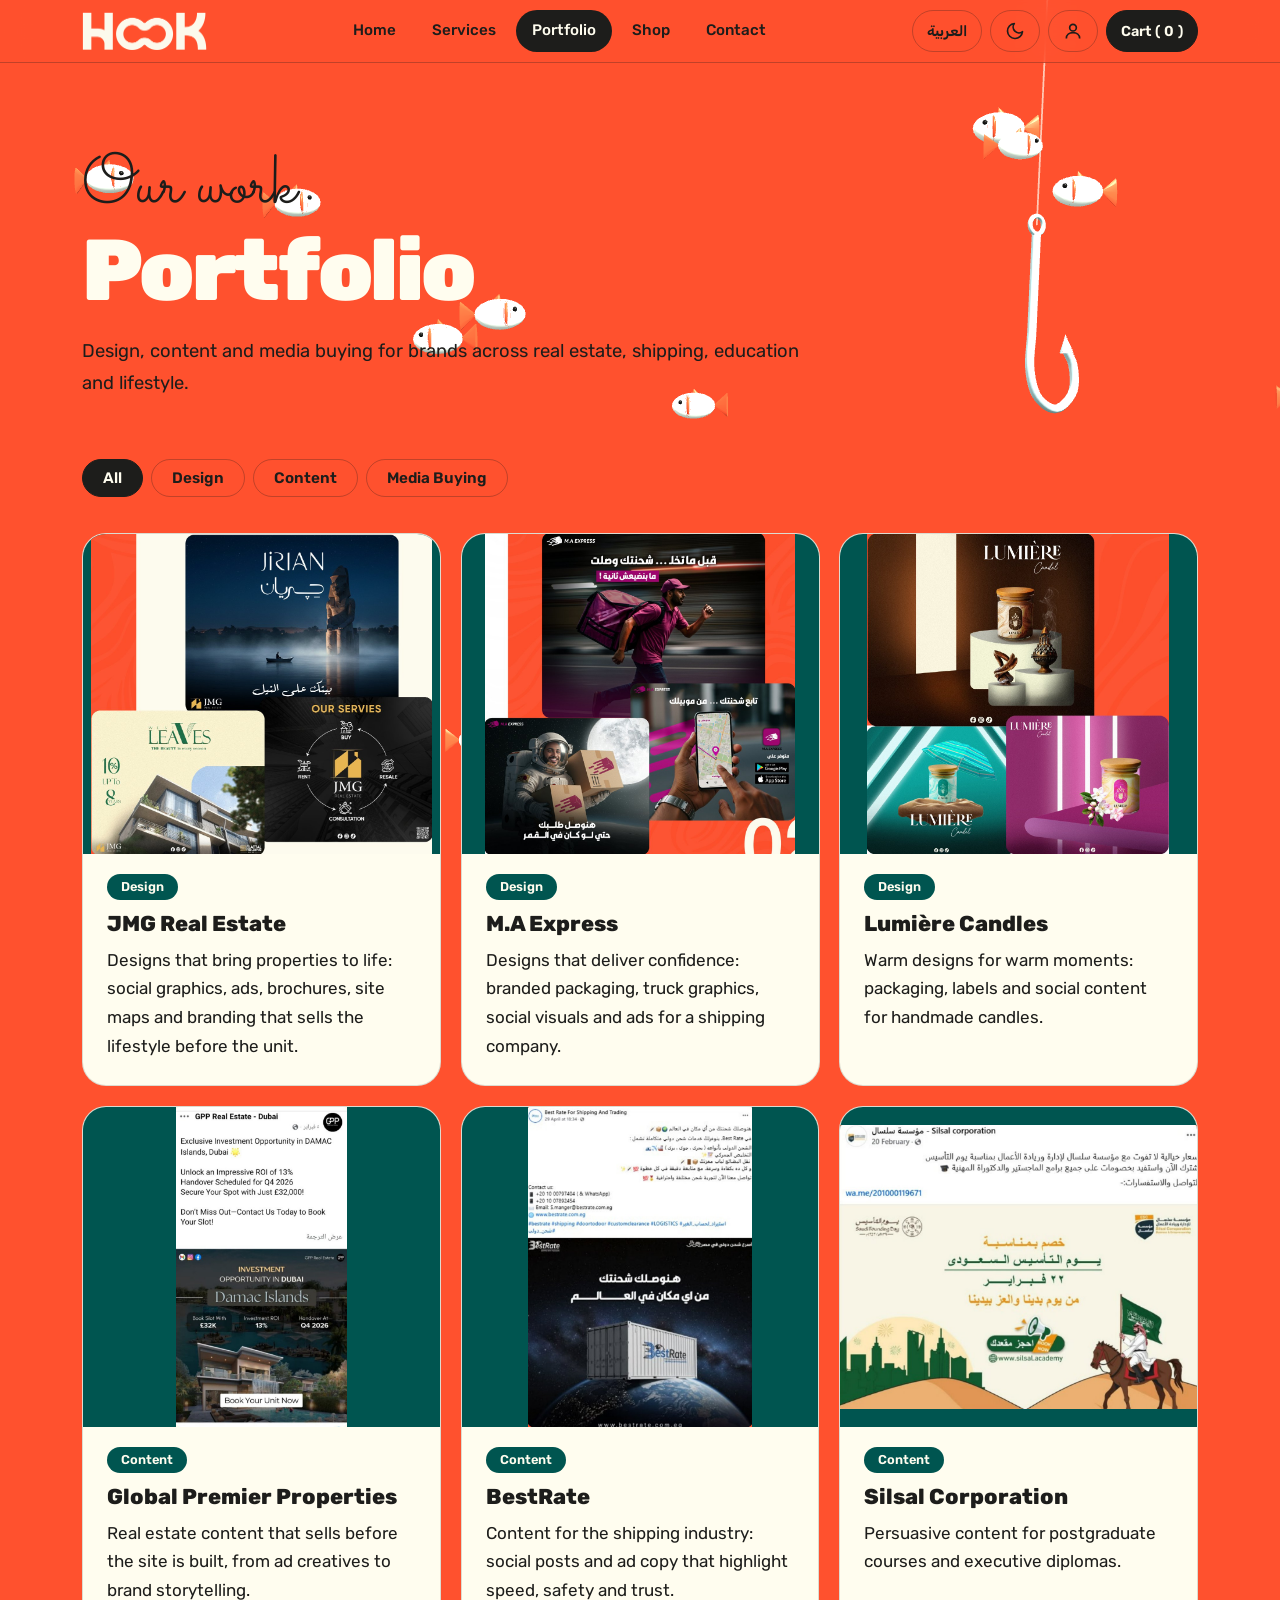
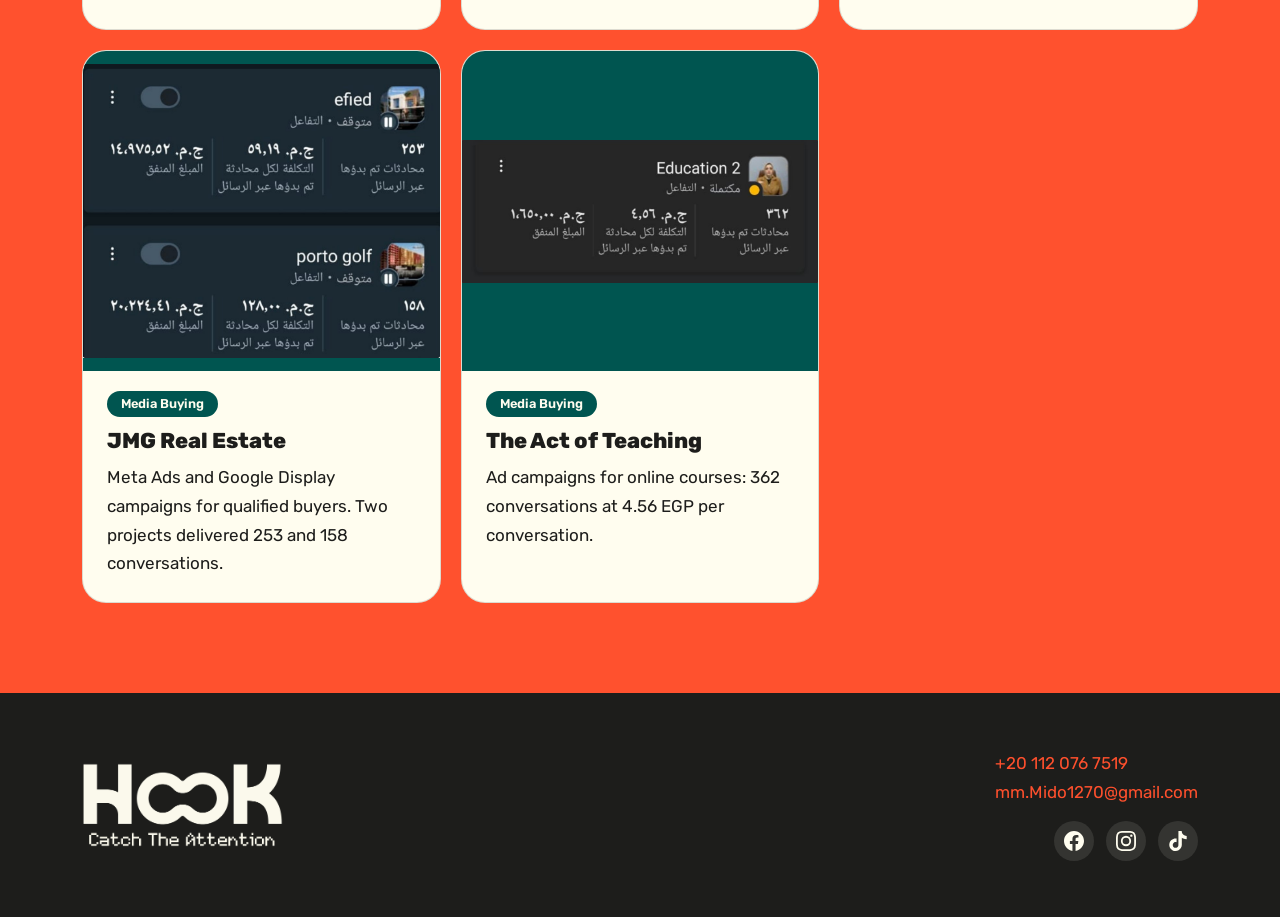
<file: portfolio.html>
<!DOCTYPE html>
<html lang="en" dir="ltr"><head><meta charset="utf-8"><meta name="viewport" content="width=device-width,initial-scale=1">
<title>Portfolio | Hook</title>
<link rel="stylesheet" href="style.css"></head><body>
<main>
<section class="phero"><div class="wrap"><span class="script" data-ar="شغلنا">Our work</span><h1 data-ar="أعمالنا">Portfolio</h1>
<p data-ar="تصميم ومحتوى وشراء إعلانات لبراندات في العقارات والشحن والتعليم واللايف ستايل.">Design, content and media buying for brands across real estate, shipping, education and lifestyle.</p></div></section>
<section style="padding-top:20px"><div class="wrap">
<div class="tabs" id="tabs" role="group" aria-label="Filter"></div>
<div class="grid" id="work"></div>
</div></section>
</main><script src="config.js"></script><script src="seed.js"></script><script src="app.js"></script>
<script>
const CATS=[['all','All','الكل'],['Design','Design','تصميم'],['Content','Content','محتوى'],['Media Buying','Media Buying','شراء إعلانات']];
let cf='all';
const vio=new IntersectionObserver(es=>es.forEach(e=>{if(e.isIntersecting){vio.unobserve(e.target);trackView(e.target.dataset.id)}}),{threshold:.6});
onContent(()=>{
  $('tabs').innerHTML=CATS.map(c=>'<button data-f="'+c[0]+'" aria-pressed="'+(c[0]==cf)+'">'+t(c[1],c[2])+'</button>').join('');
  const cn=k=>t(k,(CATS.find(c=>c[0]==k)||[])[2]||k);
  $('work').innerHTML=DB.work.filter(w=>cf=='all'||w.cat==cf).map(w=>'<article class="card work" data-k="work" data-id="'+esc(w.id)+'"><a data-view="'+esc(w.id)+'"'+(w.video?' data-video="'+esc(w.video)+'"':'')+' href="'+esc(w.img)+'" target="_blank" rel="noopener" aria-label="'+esc(L(w.name))+'"><img src="'+esc(w.img)+'" alt="'+esc(L(w.name))+'" loading="lazy">'+(w.video?'<span class="vplay">▶</span>':'')+'</a><span class="tag">'+esc(cn(w.cat))+'</span><h3>'+esc(L(w.name))+'</h3><p>'+esc(L(w.desc))+'</p></article>').join('');
  document.querySelectorAll('#work .card').forEach(c=>vio.observe(c));
});
$('tabs').onclick=e=>{const b=e.target.closest('button');if(b){cf=b.dataset.f;runHooks()}};
</script></body></html>
</file>
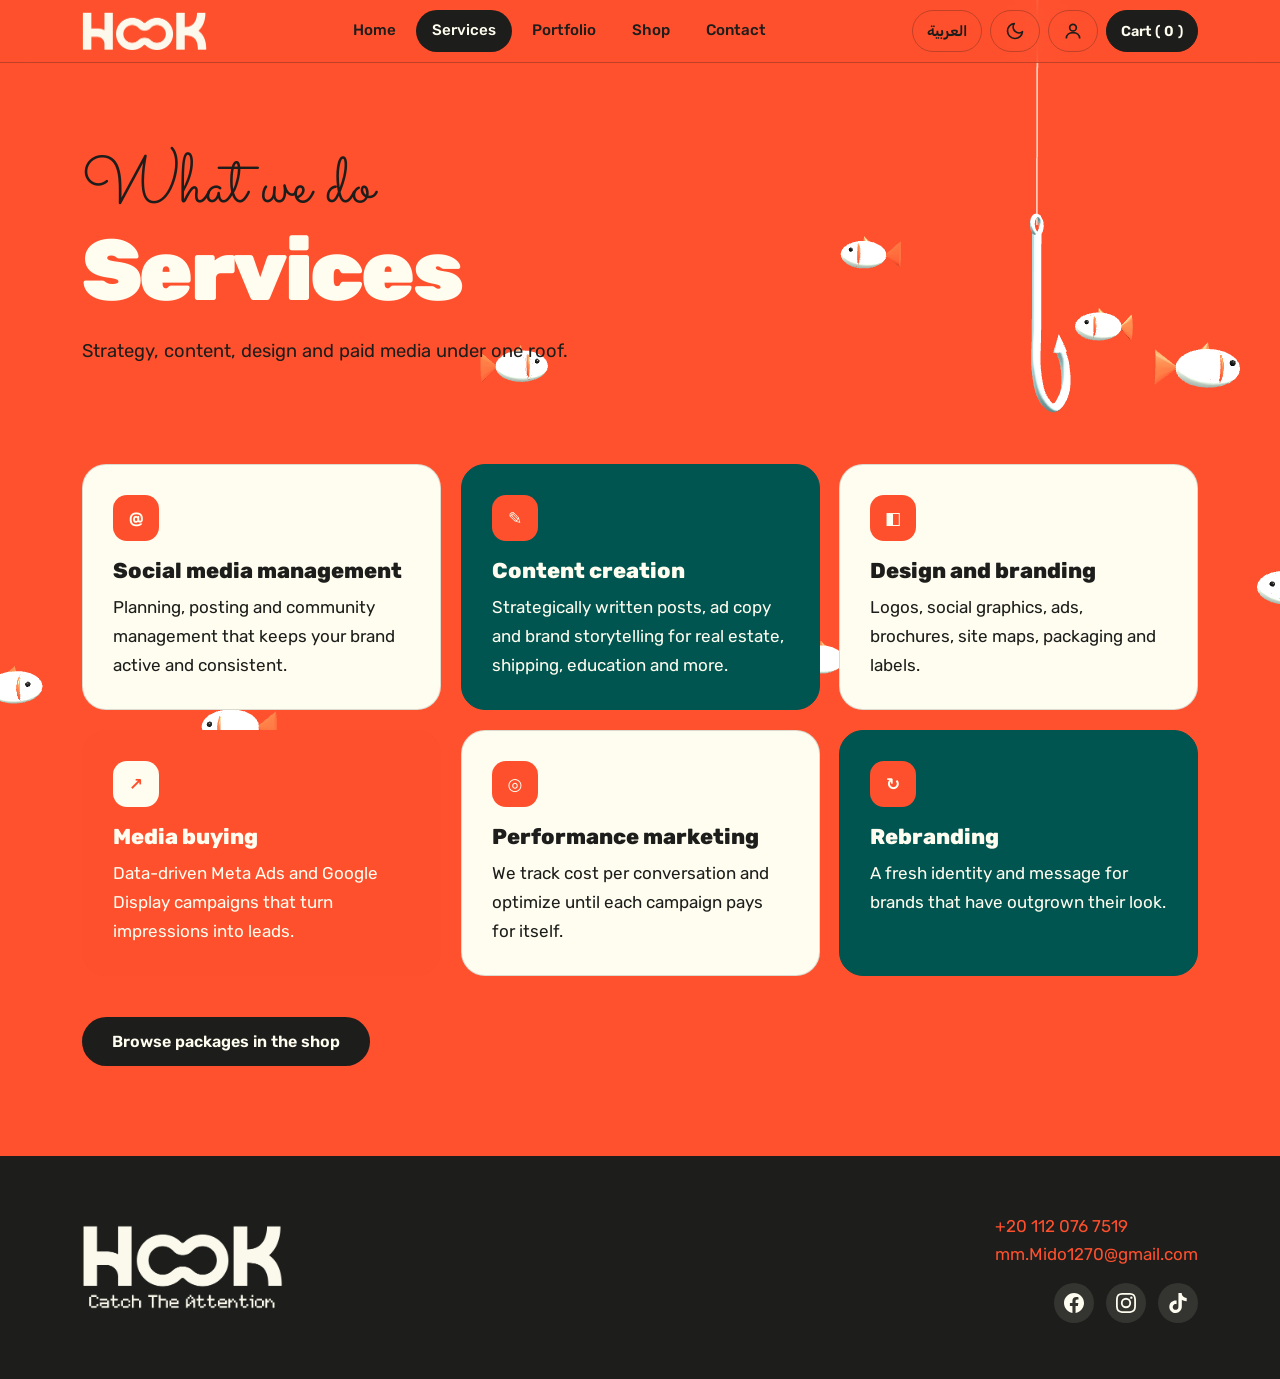
<file: services.html>
<!DOCTYPE html>
<html lang="en" dir="ltr"><head><meta charset="utf-8"><meta name="viewport" content="width=device-width,initial-scale=1">
<title>Services | Hook</title>
<link rel="stylesheet" href="style.css"></head><body>
<main>
<section class="phero"><div class="wrap"><span class="script" data-ar="بنعمل إيه">What we do</span><h1 data-ar="خدماتنا">Services</h1>
<p data-ar="خطة ومحتوى وتصميم وإعلانات مدفوعة في مكان واحد.">Strategy, content, design and paid media under one roof.</p></div></section>
<section style="padding-top:20px"><div class="wrap"><div class="grid">
<div class="card"><div class="ic">@</div><h3 data-ar="إدارة السوشيال ميديا">Social media management</h3><p data-ar="بنخطط وننشر وندير الكومنتات والرسايل عشان البراند بتاعك يفضل نشيط وثابت.">Planning, posting and community management that keeps your brand active and consistent.</p></div>
<div class="card g"><div class="ic">✎</div><h3 data-ar="صناعة المحتوى">Content creation</h3><p data-ar="بوستات وإعلانات وحكاية للبراند بنكتبها بخطة، للعقارات والشحن والتعليم وغيرها.">Strategically written posts, ad copy and brand storytelling for real estate, shipping, education and more.</p></div>
<div class="card"><div class="ic">◧</div><h3 data-ar="التصميم والهوية">Design and branding</h3><p data-ar="لوجوهات وتصاميم سوشيال وإعلانات وبروشورات وخرايط مواقع وتغليف وستيكرات.">Logos, social graphics, ads, brochures, site maps, packaging and labels.</p></div>
<div class="card o"><div class="ic" style="background:var(--c);color:var(--o)">↗</div><h3 data-ar="شراء الإعلانات">Media buying</h3><p data-ar="حملات ميتا وجوجل ديسبلاي مبنية على الأرقام بتحوّل المشاهدات لعملاء حقيقيين.">Data-driven Meta Ads and Google Display campaigns that turn impressions into leads.</p></div>
<div class="card"><div class="ic">◎</div><h3 data-ar="تسويق الأداء">Performance marketing</h3><p data-ar="بنتابع تكلفة كل محادثة ونحسّن الحملة لحد ما تجيب فلوسها وزيادة.">We track cost per conversation and optimize until each campaign pays for itself.</p></div>
<div class="card g"><div class="ic">↻</div><h3 data-ar="إعادة بناء الهوية">Rebranding</h3><p data-ar="هوية ورسالة جديدة للبراندات اللي كبرت على شكلها القديم.">A fresh identity and message for brands that have outgrown their look.</p></div>
</div>
<p style="margin-top:40px"><a class="btn" data-btn="servicesShop" href="shop.html">Browse packages in the shop</a></p></div></section>
</main><script src="config.js"></script><script src="seed.js"></script><script src="app.js"></script></body></html>
</file>
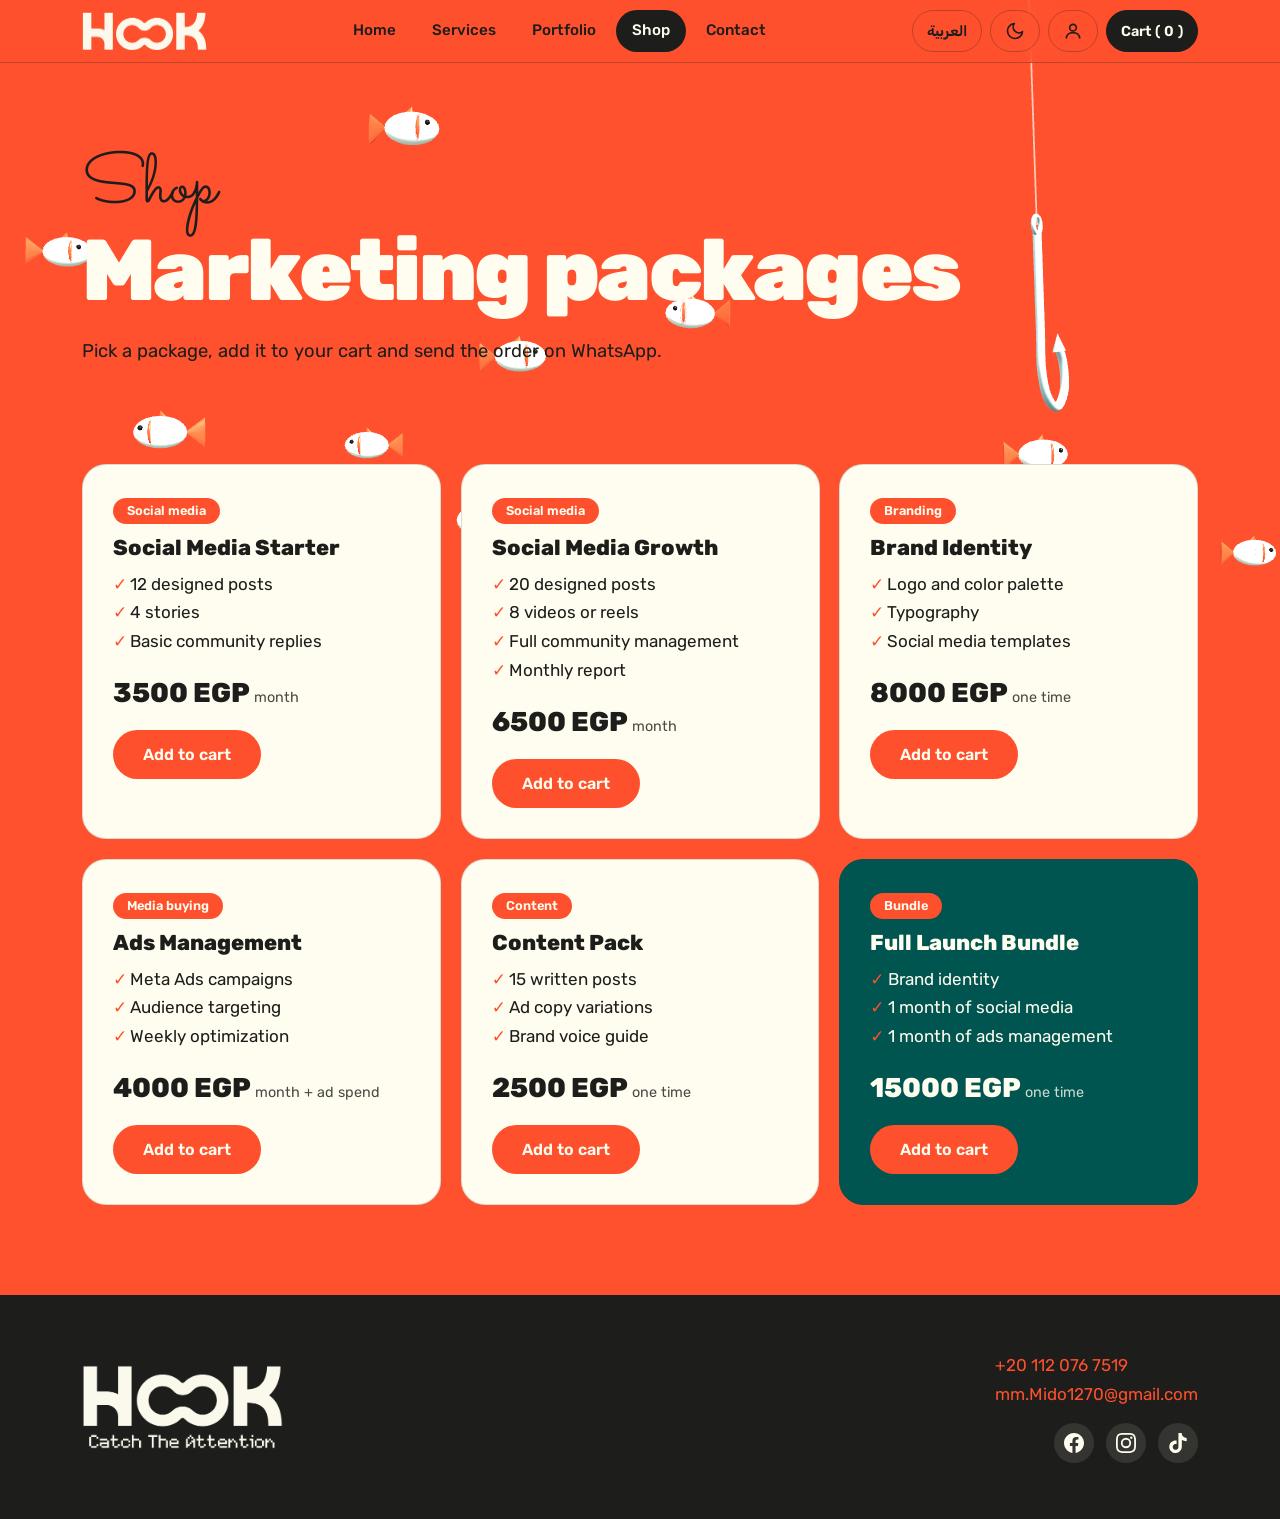
<file: shop.html>
<!DOCTYPE html>
<html lang="en" dir="ltr"><head><meta charset="utf-8"><meta name="viewport" content="width=device-width,initial-scale=1">
<title>Shop | Hook</title>
<link rel="stylesheet" href="style.css"></head><body>
<main>
<section class="phero"><div class="wrap"><span class="script" data-ar="المتجر">Shop</span><h1 data-ar="باقات التسويق">Marketing packages</h1>
<p data-ar="اختار باقة، ضيفها للسلة وابعت الطلب على واتساب.">Pick a package, add it to your cart and send the order on WhatsApp.</p></div></section>
<section style="padding-top:20px"><div class="wrap"><div class="grid" id="shop"></div></div></section>
</main><script src="config.js"></script><script src="seed.js"></script><script src="app.js"></script>
<script>
onContent(()=>{
  $('shop').innerHTML=DB.products.map((p,n)=>'<article class="card '+(n==5?'g':'')+'" data-k="products" data-id="'+esc(p.id)+'"><span class="tag" style="background:var(--o)">'+esc(L(p.tag))+'</span><h3>'+esc(L(p.name))+'</h3><ul class="tick">'+p.items.map(x=>'<li>'+esc(L(x))+'</li>').join('')+'</ul><div class="price">'+p.price+' '+cur()+' <small>'+esc(L(p.per))+'</small></div><button class="btn" data-add="'+esc(p.id)+'">'+t('Add to cart','ضيف للسلة')+'</button></article>').join('');
});
$('shop').onclick=e=>{const b=e.target.closest('[data-add]');if(b)addToCart(b.dataset.add)};
</script></body></html>
</file>
<file: style.css>
:root{--o:#fe502d;--g:#005550;--c:#fffdef;--k:#1d1d1b;--r:24px;
--bg:#ff512e;--h:#fffdef;--fg:#1d1d1b;--card:#fffdef;--cfg:#1d1d1b;--acc:#1d1d1b;--accfg:#fffdef;--line:#1d1d1b45;--cline:#1d1d1b26}
[data-theme=dark]{--bg:#005550;--fg:#fffdef;--card:#0a3f3b;--cfg:#fffdef;--acc:#fe502d;--line:#fffdef45;--cline:#fffdef26}
body.deep{--fg:#fffdef;--acc:#fe502d;--line:#fffdef45}
*{box-sizing:border-box;margin:0}
html{scroll-behavior:smooth;background:var(--bg)}
body{font-family:'Rubik',system-ui,sans-serif;background:transparent;color:var(--fg);line-height:1.7;font-size:17px;transition:color .5s;overflow-x:hidden}
a{color:inherit}img{max-width:100%}
:focus-visible{outline:3px solid var(--o);outline-offset:3px}
#sea{position:fixed;inset:0;width:100%;height:100%;z-index:0;pointer-events:none}
main,footer{position:relative;z-index:1}
.wrap{max-width:1160px;margin:auto;padding:0 22px}
.script{font-family:'Sacramento',cursive;font-size:clamp(2.6rem,6vw,4.4rem);line-height:1;color:var(--acc);display:block;transition:color .5s}
[lang=ar] .script{font-family:'Aref Ruqaa',serif;font-weight:700;font-size:clamp(2rem,5vw,3.2rem)}
.pix{font-family:'Silkscreen',monospace}
h1,h2,h3{line-height:1.1;font-weight:800}
h1,h2{color:var(--h)}
[lang=ar] h1,[lang=ar] h2,[lang=ar] h3{line-height:1.35}
h1{font-size:clamp(2.6rem,7vw,5.4rem);font-weight:900;letter-spacing:-.03em}
h2{font-size:clamp(1.9rem,4.5vw,3.2rem);letter-spacing:-.02em}
[lang=ar] h1,[lang=ar] h2{letter-spacing:0}
p{max-width:62ch}
#bar{position:fixed;top:0;inset-inline:0;height:4px;background:var(--c);transform-origin:left;transform:scaleX(0);z-index:30}
[dir=rtl] #bar{transform-origin:right}
header{position:sticky;top:0;z-index:20;background:color-mix(in srgb,var(--bg) 72%,transparent);backdrop-filter:blur(14px);border-bottom:1px solid var(--line)}
nav{display:flex;align-items:center;gap:14px;padding:10px 22px;max-width:1160px;margin:auto}
.logo img{display:block;height:38px;width:auto;transition:transform .3s}
.logo:hover img{transform:scale(1.07) rotate(-2deg)}
nav ul{display:flex;gap:4px;list-style:none;padding:0;margin-inline:auto}
nav ul a{display:block;padding:8px 16px;border-radius:99px;text-decoration:none;font-weight:500;font-size:.95rem;transition:background .2s,color .2s}
nav ul a:hover{background:color-mix(in srgb,var(--fg) 12%,transparent)}
nav ul a[aria-current]{background:var(--acc);color:var(--accfg)}
.tools{display:flex;gap:8px;align-items:center}
.ibtn{height:42px;min-width:42px;padding:0 14px;border-radius:99px;border:1.5px solid var(--line);background:transparent;color:var(--fg);font:600 .9rem 'Rubik',system-ui,sans-serif;cursor:pointer;display:flex;align-items:center;justify-content:center;gap:4px;white-space:nowrap;text-decoration:none;transition:.25s}
.ibtn:hover{border-color:var(--fg);transform:translateY(-2px)}
.ibtn svg{width:20px;height:20px;fill:none;stroke:currentColor;stroke-width:2;stroke-linejoin:round;transition:transform .5s}
#theme[aria-pressed=true]{background:var(--acc);border-color:var(--acc);color:var(--accfg)}
#theme[aria-pressed=true] svg{fill:currentColor;transform:rotate(-25deg) scale(1.1)}
.cartbtn{background:var(--acc);color:var(--accfg);border-color:var(--acc)}
.btn{display:inline-block;background:var(--acc);color:var(--accfg);padding:15px 30px;border-radius:99px;text-decoration:none;font:600 1rem 'Rubik',system-ui,sans-serif;border:0;cursor:pointer;transition:background .25s,color .25s}
.btn:hover{background:var(--fg);color:var(--bg)}
.btn.ghost{background:transparent;color:var(--fg);box-shadow:inset 0 0 0 2px var(--fg)}
.btn.ghost:hover{background:var(--fg);color:var(--bg)}
.panel{background:var(--card);color:var(--cfg);border-radius:36px;padding:clamp(28px,6vw,64px);text-align:center}
.panel h2{color:var(--cfg)}
.panel .btn,.card .btn{background:var(--o);color:var(--c)}
.panel .btn:hover,.card .btn:hover{background:var(--cfg);color:var(--card)}
section{padding:90px 0}
.hero{min-height:calc(100vh - 62px);display:grid;align-items:center;padding:50px 0}
.hero .wrap{display:grid;gap:30px;grid-template-columns:1.25fr .75fr;align-items:center}
.hero p.lead{font-size:1.2rem;margin:24px 0 34px}
.hero .pix{color:var(--h);font-size:1.05rem;display:block;margin-bottom:16px;min-height:1.6em}
.btns{display:flex;gap:14px;flex-wrap:wrap;align-items:center}
.mq-wrap{overflow:hidden;background:var(--k);color:var(--c);padding:18px 0;border-block:2px solid var(--o);transform:rotate(-1.2deg);margin:20px -10px}
.mq{display:flex;gap:40px;width:max-content;animation:mq 32s linear infinite;font-family:'Silkscreen','Rubik',sans-serif;font-size:1.25rem;align-items:center}
.mq span:nth-child(even){color:var(--o)}
@keyframes mq{to{transform:translateX(-50%)}}
@keyframes mqr{to{transform:translateX(50%)}}
[dir=rtl] .mq{animation-name:mqr}
.phero{padding:90px 0 40px}
.phero p{margin-top:18px;font-size:1.15rem}
.grid{display:grid;gap:20px;grid-template-columns:repeat(auto-fit,minmax(270px,1fr));margin-top:36px}
.card{position:relative;background:var(--card);color:var(--cfg);border:1.5px solid var(--cline);border-radius:var(--r);padding:30px;transition:box-shadow .3s,border-color .3s,transform .15s;transform:perspective(800px) rotateX(var(--rx,0deg)) rotateY(var(--ry,0deg))}
.card:hover{border-color:var(--o);box-shadow:0 18px 40px -18px #000a}
.card h3{margin-bottom:10px;font-size:1.35rem}
.card.o{background:var(--o);color:var(--c);border-color:var(--o)}
.card.g{background:var(--g);color:var(--c);border-color:var(--g)}
.card .ic{width:46px;height:46px;border-radius:14px;background:var(--o);color:var(--c);display:grid;place-items:center;font-weight:800;margin-bottom:18px;transition:transform .4s}
.card:hover .ic{transform:rotate(-12deg) scale(1.12)}
.tag{display:inline-block;background:var(--g);color:var(--c);border-radius:99px;padding:2px 14px;font-size:.8rem;font-weight:600;margin-bottom:12px}
.split{display:grid;gap:40px;grid-template-columns:repeat(auto-fit,minmax(300px,1fr));align-items:center}
.stat b{display:block;font-size:3.6rem;line-height:1.1;color:var(--o);font-weight:900}
.slider{margin-top:34px}
.track{display:flex;gap:20px;overflow-x:auto;scroll-snap-type:x mandatory;scrollbar-width:none;scroll-behavior:smooth;padding:8px 4px}
.track::-webkit-scrollbar{display:none}
.slide{position:relative;flex:0 0 min(520px,86%);scroll-snap-align:start;border-radius:var(--r);overflow:hidden;background:var(--card);color:var(--cfg);border:1.5px solid var(--cline)}
.slide .im{background:var(--g);height:360px;display:block;overflow:hidden;line-height:0}
.slide .im img{width:100%;height:100%;object-fit:contain;transition:transform .6s}
.slide:hover .im img{transform:scale(1.06)}
.slide .cap{padding:18px 24px 24px}
.slide h3{font-size:1.2rem}.slide p{font-size:.95rem;margin-top:6px}
.ctl{display:flex;align-items:center;gap:10px;margin-top:22px}
.dots{display:flex;gap:8px;margin-inline:auto;flex-wrap:wrap}
.dots button{width:10px;height:10px;border-radius:99px;border:0;background:var(--line);cursor:pointer;transition:width .3s,background .3s;padding:0}
.dots button.on{width:32px;background:var(--acc)}
.cbtn{width:46px;height:46px;border-radius:50%;border:1.5px solid var(--line);background:var(--card);color:var(--cfg);cursor:pointer;display:grid;place-items:center;transition:.25s;flex:none;font-size:.9rem}
.cbtn:hover{background:var(--o);border-color:var(--o);color:var(--c);transform:scale(1.1)}
.cbtn svg{width:20px;height:20px;fill:none;stroke:currentColor;stroke-width:2.4;stroke-linecap:round;stroke-linejoin:round}
[dir=rtl] .cbtn.d svg{transform:scaleX(-1)}
.lg{display:flex;align-items:center;gap:10px;margin-top:32px}
.lg .track{flex:1}
.logo-card{position:relative;flex:0 0 190px;aspect-ratio:1/1;scroll-snap-align:start;background:#fdfbee;border-radius:var(--r);padding:18px;transition:transform .3s,box-shadow .3s}
.logo-card:hover{transform:translateY(-8px) rotate(-1.5deg);box-shadow:0 18px 30px -16px #000a}
.logo-card .lw{position:relative;width:100%;height:100%}
.logo-card img{position:absolute;inset:0;width:100%;height:100%;object-fit:contain}
.imgfail{display:grid;place-items:center;text-align:center;line-height:1.4;font-weight:700;padding:12px;min-height:200px;width:100%;height:100%;color:var(--c)}
.logo-card .imgfail{color:var(--k);min-height:0;font-size:.9rem;position:absolute;inset:0}
.tabs{display:flex;gap:8px;flex-wrap:wrap}
.tabs button{border:1.5px solid var(--line);background:transparent;color:var(--fg);border-radius:99px;padding:9px 20px;font:600 .95rem 'Rubik',system-ui,sans-serif;cursor:pointer;transition:.25s}
.tabs button:hover{border-color:var(--fg)}
.tabs button[aria-pressed=true]{background:var(--acc);border-color:var(--acc);color:var(--accfg)}
.card.work{padding:0;overflow:hidden;display:flex;flex-direction:column}
.card.work a{display:block;background:var(--g);line-height:0;overflow:hidden}
.card.work img{width:100%;height:320px;object-fit:contain;transition:transform .6s}
.card.work:hover img{transform:scale(1.06)}
.card.work .tag,.card.work h3,.card.work p{margin-inline:24px}
.card.work .tag{margin-top:20px;align-self:flex-start}
.card.work p{margin-bottom:24px}
#work.grid{grid-template-columns:repeat(auto-fit,minmax(320px,1fr))}
.price{font-size:1.7rem;font-weight:800;margin:14px 0}
.price small{font-size:.9rem;font-weight:400;opacity:.8}
ul.tick{padding:0;list-style:none;margin:10px 0}
ul.tick li:before{content:"✓ ";color:var(--o);font-weight:900}
#cart{position:fixed;top:0;inset-inline-end:0;height:100%;width:min(400px,100%);background:var(--card);color:var(--cfg);border-inline-start:2px solid var(--o);padding:24px;transform:translateX(105%);transition:transform .35s cubic-bezier(.2,.7,.2,1);z-index:40;overflow:auto}
#cart h2{color:var(--cfg);font-size:1.8rem}
[dir=rtl] #cart{transform:translateX(-105%)}
#cart.open{transform:none}
#cart li{display:flex;justify-content:space-between;gap:10px;padding:10px 0;border-bottom:1px solid var(--cline);list-style:none}
#cart ul{padding:0}
#cart .x{background:none;border:0;font-size:1.5rem;cursor:pointer;color:var(--cfg)}
form{display:grid;gap:14px;max-width:560px}
input,textarea,select{font:inherit;padding:13px 18px;border:1.5px solid var(--cline);border-radius:16px;background:var(--card);color:var(--cfg);width:100%}
input:focus,textarea:focus,select:focus{border-color:var(--o);outline:0}
label{font-weight:600;display:grid;gap:6px}
footer{background:var(--k);color:var(--c);padding:56px 0}
footer .wrap{display:flex;justify-content:space-between;gap:24px;flex-wrap:wrap;align-items:center}
footer a{color:var(--o);text-decoration:none}
.flogo{height:84px;width:auto}
.reveal{opacity:0;transform:translateY(46px) scale(.97);transition:opacity .8s cubic-bezier(.2,.7,.2,1) var(--d,0s),transform .8s cubic-bezier(.2,.7,.2,1) var(--d,0s)}
.reveal.in{opacity:1;transform:none}
.w{display:inline-block;overflow:hidden;vertical-align:bottom;padding-bottom:.14em;margin-bottom:-.14em}
.w>span{display:inline-block;transform:translateY(118%) rotate(4deg);animation:up .9s cubic-bezier(.2,.8,.2,1) forwards;animation-delay:calc(var(--i)*.09s + .1s)}
@keyframes up{to{transform:none}}
.pix.typing:after{content:"_";animation:blink 1s steps(1) infinite}
@keyframes blink{50%{opacity:0}}
@keyframes fadein{from{opacity:0}}
body{animation:fadein .5s}
.msg{margin-top:10px;font-weight:600}
.msg.err{color:#b3200a}
/* admin */
.abar{position:fixed;bottom:16px;left:50%;transform:translateX(-50%);z-index:50;display:flex;gap:6px;align-items:center;background:var(--k);color:var(--c);padding:8px 10px;border-radius:99px;box-shadow:0 10px 30px #0007;max-width:96vw;flex-wrap:wrap;justify-content:center}
.abar b{padding:0 10px;font-size:.85rem;color:var(--o)}
.abar button,.abar a{background:#fffdef1f;color:var(--c);border:0;border-radius:99px;padding:8px 14px;font:600 .85rem 'Rubik',system-ui,sans-serif;cursor:pointer;text-decoration:none}
.abar button:hover,.abar a:hover{background:var(--o)}
.edit{position:absolute;top:10px;inset-inline-end:10px;z-index:5;width:34px;height:34px;border-radius:50%;border:0;background:var(--k);color:var(--c);cursor:pointer;font-size:1rem;box-shadow:0 4px 12px #0006}
.edit:hover{background:var(--o)}
.edit.inl{position:static;display:inline-grid;place-items:center;margin-inline-start:8px;vertical-align:middle}
dialog{border:0;border-radius:24px;padding:26px;width:min(560px,94vw);background:var(--card);color:var(--cfg);box-shadow:0 30px 80px #000a;max-height:92vh;overflow:auto}
dialog::backdrop{background:#000a}
dialog h3{margin-bottom:14px;font-size:1.4rem}
dialog form{max-width:none}
dialog .row{display:flex;gap:10px;margin-top:6px;flex-wrap:wrap}
dialog .btn.del{background:#b3200a;margin-inline-start:auto}
.kpis{display:grid;gap:16px;grid-template-columns:repeat(auto-fit,minmax(180px,1fr));margin-top:30px}
.kpi b{display:block;font-size:2.4rem;line-height:1.2;color:var(--o);font-weight:900}
.cols{display:grid;gap:20px;grid-template-columns:repeat(auto-fit,minmax(340px,1fr));margin-top:20px}
.bars{display:grid;gap:10px;margin-top:12px}
.bar{display:grid;grid-template-columns:130px 1fr 60px;gap:10px;align-items:center;font-size:.9rem}
.bar i{display:block;height:12px;border-radius:99px;background:var(--o);min-width:3px}
.days{display:flex;gap:6px;align-items:flex-end;height:140px;margin-top:14px}
.days div{flex:1;background:var(--o);border-radius:6px 6px 0 0;min-height:3px;position:relative}
.days div span{position:absolute;bottom:100%;left:50%;transform:translateX(-50%);font-size:.7rem}
table{width:100%;border-collapse:collapse;font-size:.9rem;margin-top:10px}
th,td{padding:8px 10px;text-align:start;border-bottom:1px solid var(--cline)}
.scroll{overflow-x:auto}
@media(max-width:860px){.hero .wrap{grid-template-columns:1fr}nav{flex-wrap:wrap}nav ul{order:3;width:100%;overflow-x:auto;margin:0}.tools{margin-inline-start:auto}.bar{grid-template-columns:90px 1fr 50px}}
@media(prefers-reduced-motion:reduce){*{animation:none!important;transition:none!important}.reveal{opacity:1;transform:none}.w>span{transform:none}}
@media(max-width:600px){.lg{flex-wrap:wrap;justify-content:center}.lg .track{order:-1;flex:1 1 100%}.logo-card{flex-basis:150px;padding:14px}}
/* account menu, bell, settings */
.acm{display:flex;gap:8px;align-items:center}
.bellwrap{position:relative}
.menu{position:absolute;top:calc(100% + 10px);inset-inline-end:0;width:min(330px,92vw);background:var(--card);color:var(--cfg);border:1.5px solid var(--cline);border-radius:20px;box-shadow:0 20px 50px -10px #000a;padding:10px;z-index:60;max-height:70vh;overflow:auto}
.menu[hidden],.bdg[hidden]{display:none}
.menu a:not(.nit),.menu .mi{display:flex;width:100%;padding:10px 12px;border-radius:12px;text-decoration:none;color:inherit;background:none;border:0;font:500 .95rem 'Rubik',system-ui,sans-serif;cursor:pointer;text-align:start}
.menu a:not(.nit):hover,.menu .mi:hover,.nit:hover{background:color-mix(in srgb,var(--cfg) 10%,transparent)}
.menu .who{padding:10px 12px;border-bottom:1px solid var(--cline);margin-bottom:6px}.menu .who b{display:block}.menu .who small{opacity:.7;word-break:break-all}
.ibtn.av-b{padding:0;width:42px;overflow:hidden}.ibtn.av-b img{width:100%;height:100%;object-fit:cover;display:block}
.bdg{position:absolute;top:-5px;inset-inline-end:-5px;background:var(--o);color:#fff;border-radius:99px;min-width:20px;height:20px;font-size:.72rem;display:grid;place-items:center;padding:0 5px;font-weight:700;pointer-events:none}
.nit{display:block;padding:10px 12px;border-radius:12px;text-decoration:none;color:inherit}.nit.un{background:color-mix(in srgb,var(--o) 16%,transparent)}
.nit b{display:block;font-size:.95rem}.nit span{display:block;font-size:.85rem;opacity:.85;white-space:pre-wrap}.nit small{opacity:.6;font-size:.75rem}
.set{display:grid;gap:20px;max-width:760px}
.prow{display:flex;gap:20px;align-items:center;flex-wrap:wrap;margin:14px 0}
.avbig{width:96px;height:96px;border-radius:50%;overflow:hidden;background:var(--g);display:grid;place-items:center;color:var(--c);font-size:2.2rem;font-weight:800;flex:none}.avbig img{width:100%;height:100%;object-fit:cover}
.sw{display:flex;align-items:center;justify-content:space-between;gap:16px;padding:14px 0;border-top:1px solid var(--cline);margin-top:14px}
.sw input.tg{width:50px;height:28px;padding:0;border:0;appearance:none;-webkit-appearance:none;border-radius:99px;background:var(--cline);position:relative;cursor:pointer;flex:none;transition:background .25s}
.sw input.tg:after{content:"";position:absolute;top:3px;inset-inline-start:3px;width:22px;height:22px;border-radius:50%;background:#fff;transition:inset-inline-start .25s}
.sw input.tg:checked{background:var(--o)}.sw input.tg:checked:after{inset-inline-start:25px}
.thread{border-top:1px solid var(--cline);padding:14px 0}
.bub{padding:10px 14px;border-radius:14px;margin-top:8px;max-width:92%;white-space:pre-wrap;background:color-mix(in srgb,var(--cfg) 8%,transparent)}
.bub.sup{background:var(--o);color:#fff;margin-inline-start:auto}
.badge{display:inline-block;padding:1px 10px;border-radius:99px;font-size:.75rem;font-weight:700;background:var(--g);color:var(--c)}
.msg:empty{display:none}.msg.ok{color:var(--g)}
body.textedit [data-ar]{outline:2px dashed var(--o);outline-offset:3px;cursor:text}
@media(max-width:860px){.acm{gap:6px}.menu{inset-inline-end:-60px}}
/* password eye, remember me, Google button */
.pw{position:relative;display:block}.pw input{padding-inline-end:50px}
.eye{position:absolute;inset-inline-end:8px;top:50%;transform:translateY(-50%);width:34px;height:34px;border:0;background:none;color:var(--cfg);cursor:pointer;display:grid;place-items:center;border-radius:50%;opacity:.7;padding:0}
.eye:hover{opacity:1;background:color-mix(in srgb,var(--cfg) 10%,transparent)}
.eye svg{width:20px;height:20px;fill:none;stroke:currentColor;stroke-width:2;stroke-linecap:round;stroke-linejoin:round}
label.chk{display:flex;align-items:center;gap:10px;font-weight:500}
.chk input{width:20px;height:20px;padding:0;accent-color:var(--o);flex:none}
.gwrap{display:flex;justify-content:center;min-height:44px}
.or{display:flex;align-items:center;gap:12px;opacity:.7;font-size:.9rem}.or:before,.or:after{content:"";flex:1;height:1px;background:var(--cline)}
/* footer social icons */
footer .fr{display:grid;gap:14px;justify-items:end}
.soc{position:relative;display:flex;gap:12px;min-height:40px;align-items:center}
.soc a{width:40px;height:40px;border-radius:50%;display:grid;place-items:center;background:#fffdef1a;color:var(--c);transition:.25s}
.soc a:hover{background:var(--o);transform:translateY(-3px)}
.soc svg{width:20px;height:20px;fill:currentColor}
.soc .edit{inset-inline-end:-44px;top:3px}
/* video */
.slide .im,.card.work a{position:relative}
.vplay{position:absolute;inset:0;margin:auto;width:64px;height:64px;border-radius:50%;background:#000a;color:#fff;display:grid;place-items:center;font-size:1.6rem;line-height:1;padding-inline-start:4px;transition:.25s;pointer-events:none}
.im:hover .vplay,.card.work a:hover .vplay{background:var(--o);transform:scale(1.12)}
dialog.vd{padding:0;background:#000;width:min(920px,96vw);border-radius:20px;overflow:hidden}
dialog.vd #vbox{aspect-ratio:16/9;width:100%}
dialog.vd iframe,dialog.vd video{width:100%;height:100%;border:0;display:block;background:#000}
.vx{position:absolute;top:8px;inset-inline-end:8px;z-index:3;width:38px;height:38px;border-radius:50%;border:0;background:#000b;color:#fff;font-size:1.4rem;cursor:pointer}
body.textedit img[data-o]{outline:2px dashed var(--o);outline-offset:3px;cursor:pointer}
.abar button.on{background:var(--o)}
</file>
